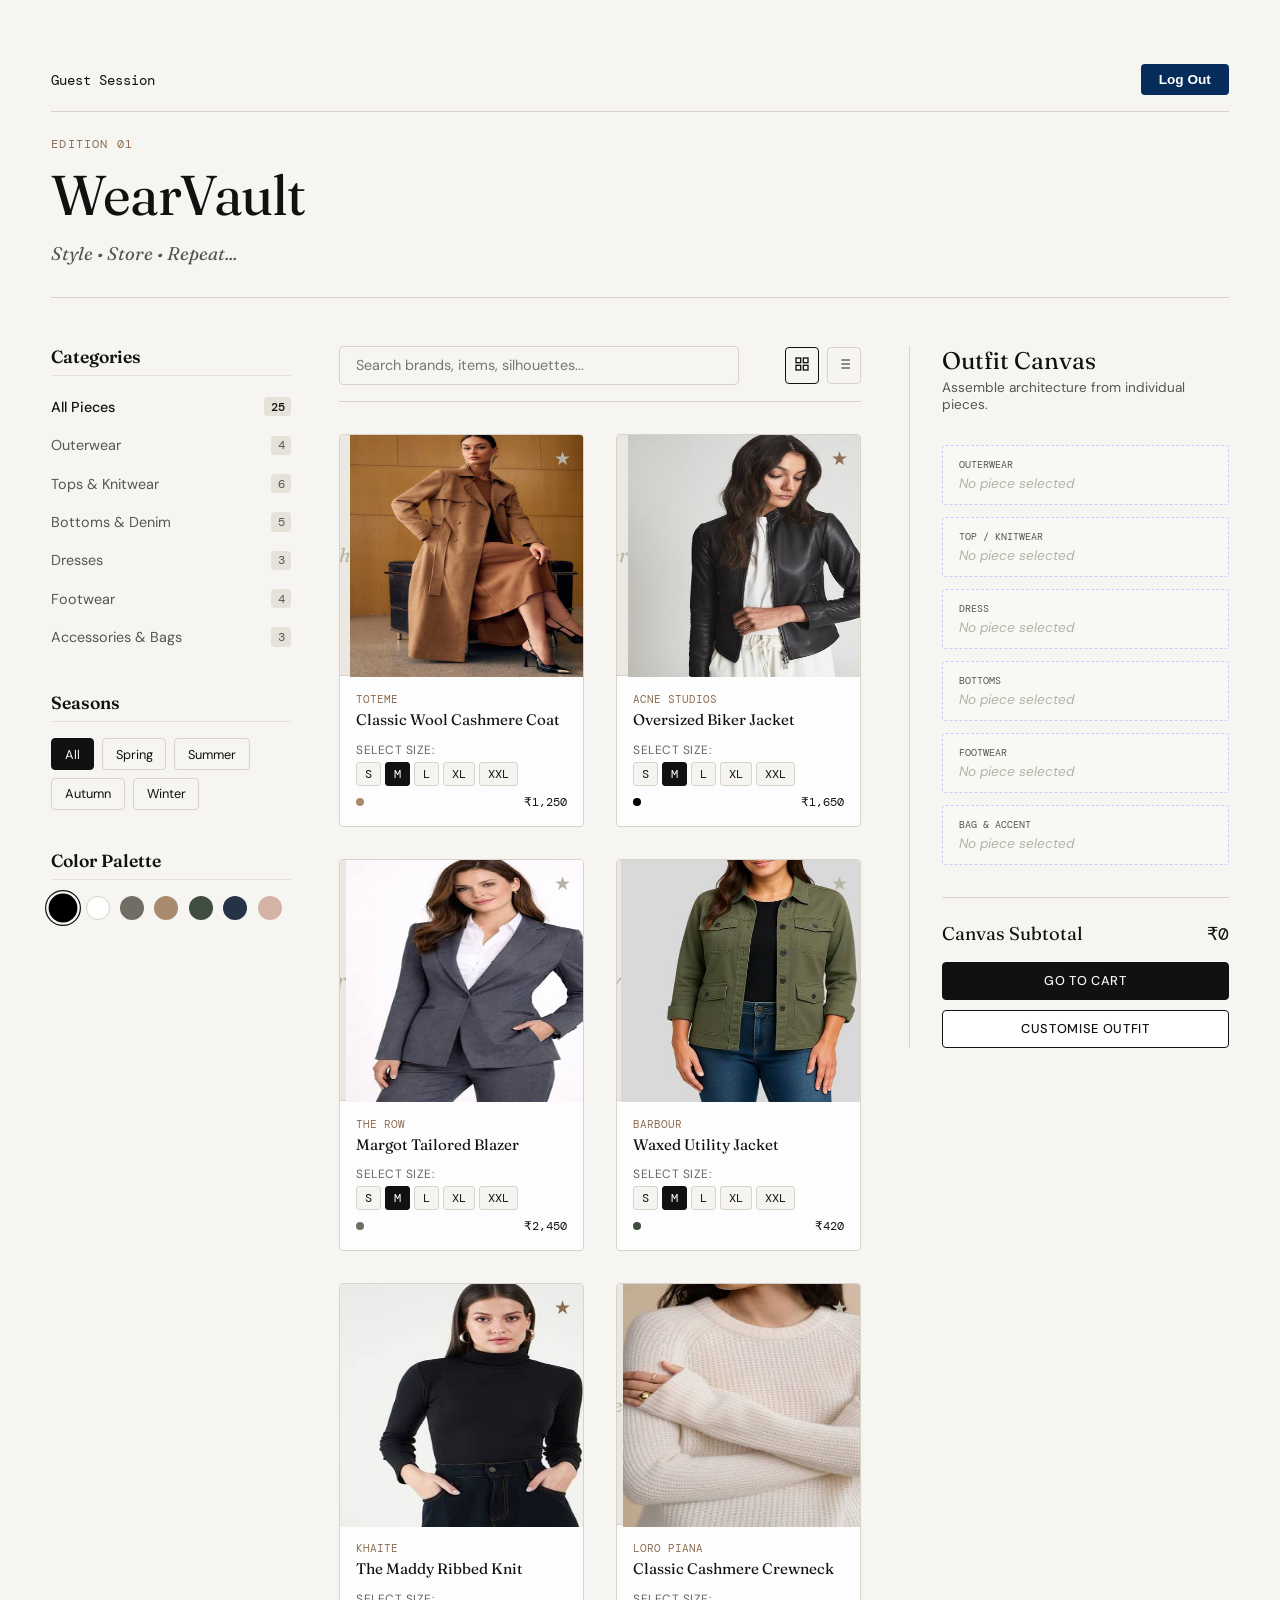
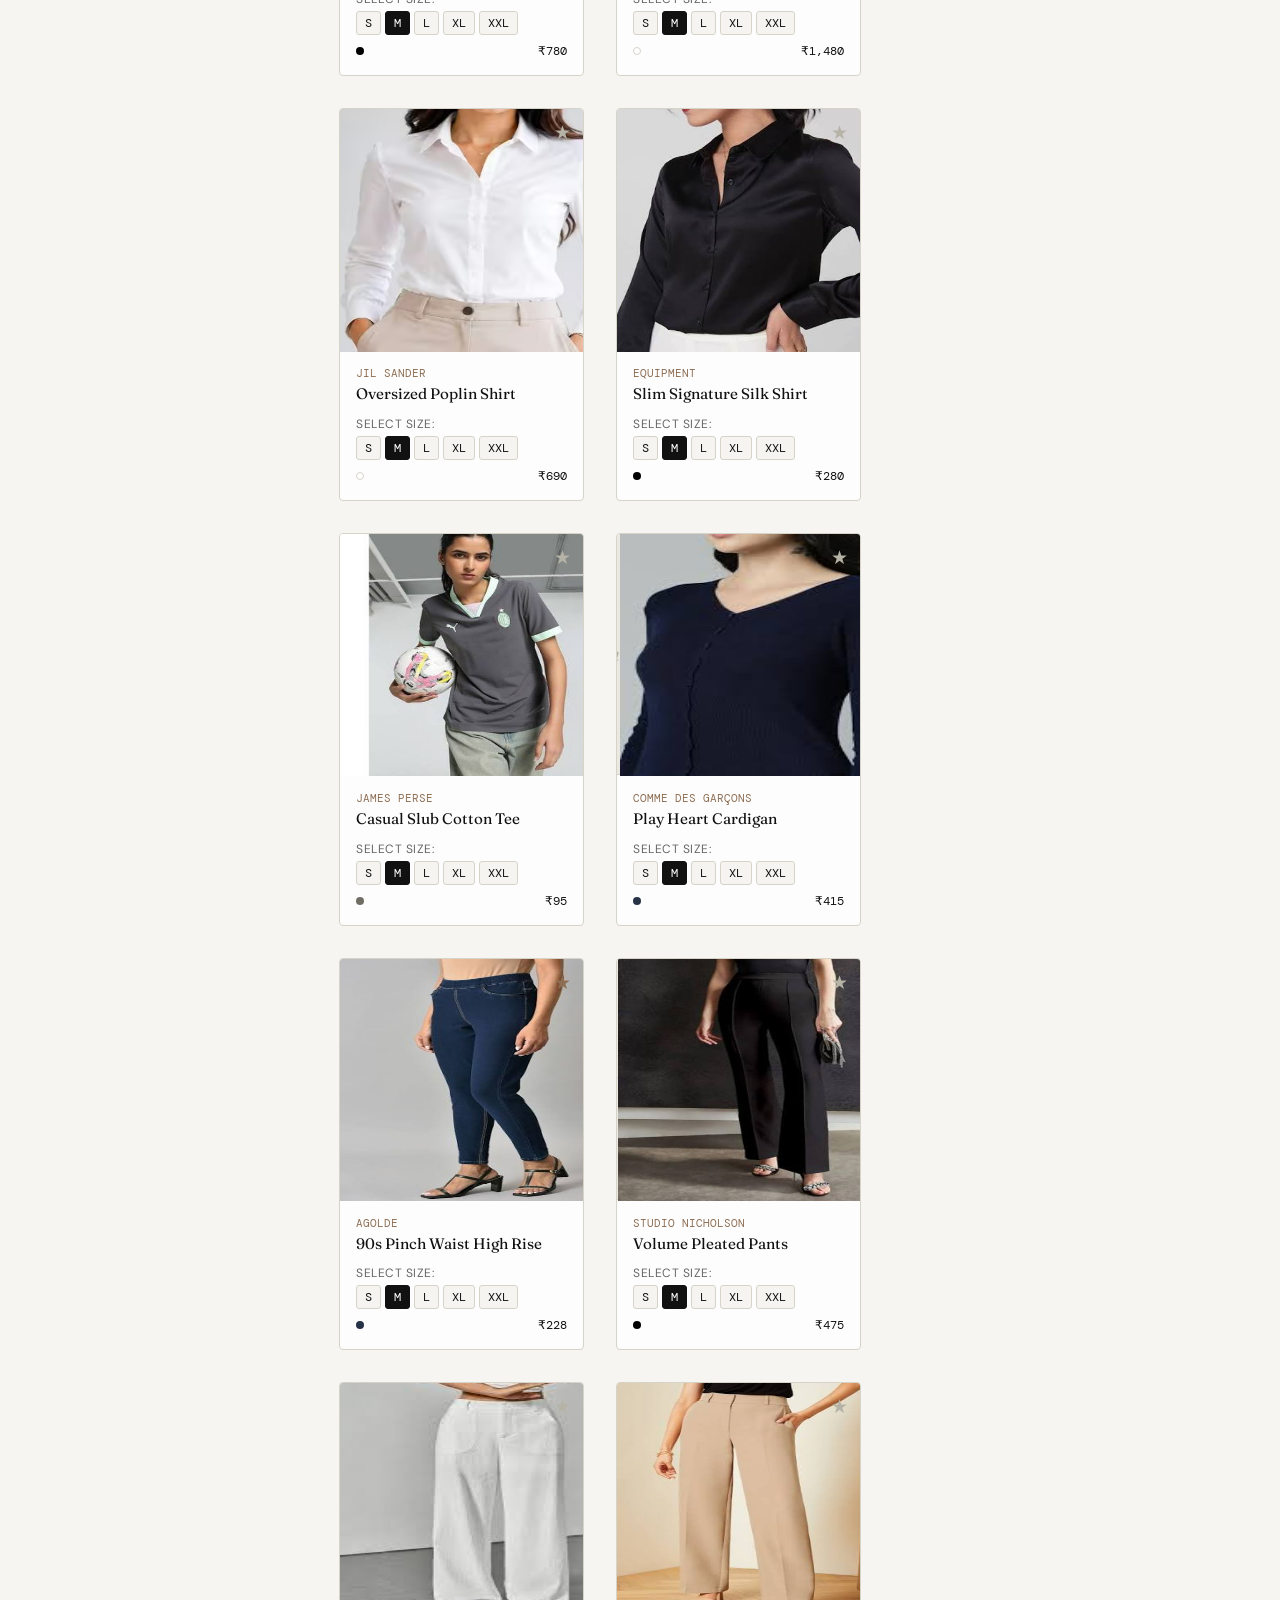
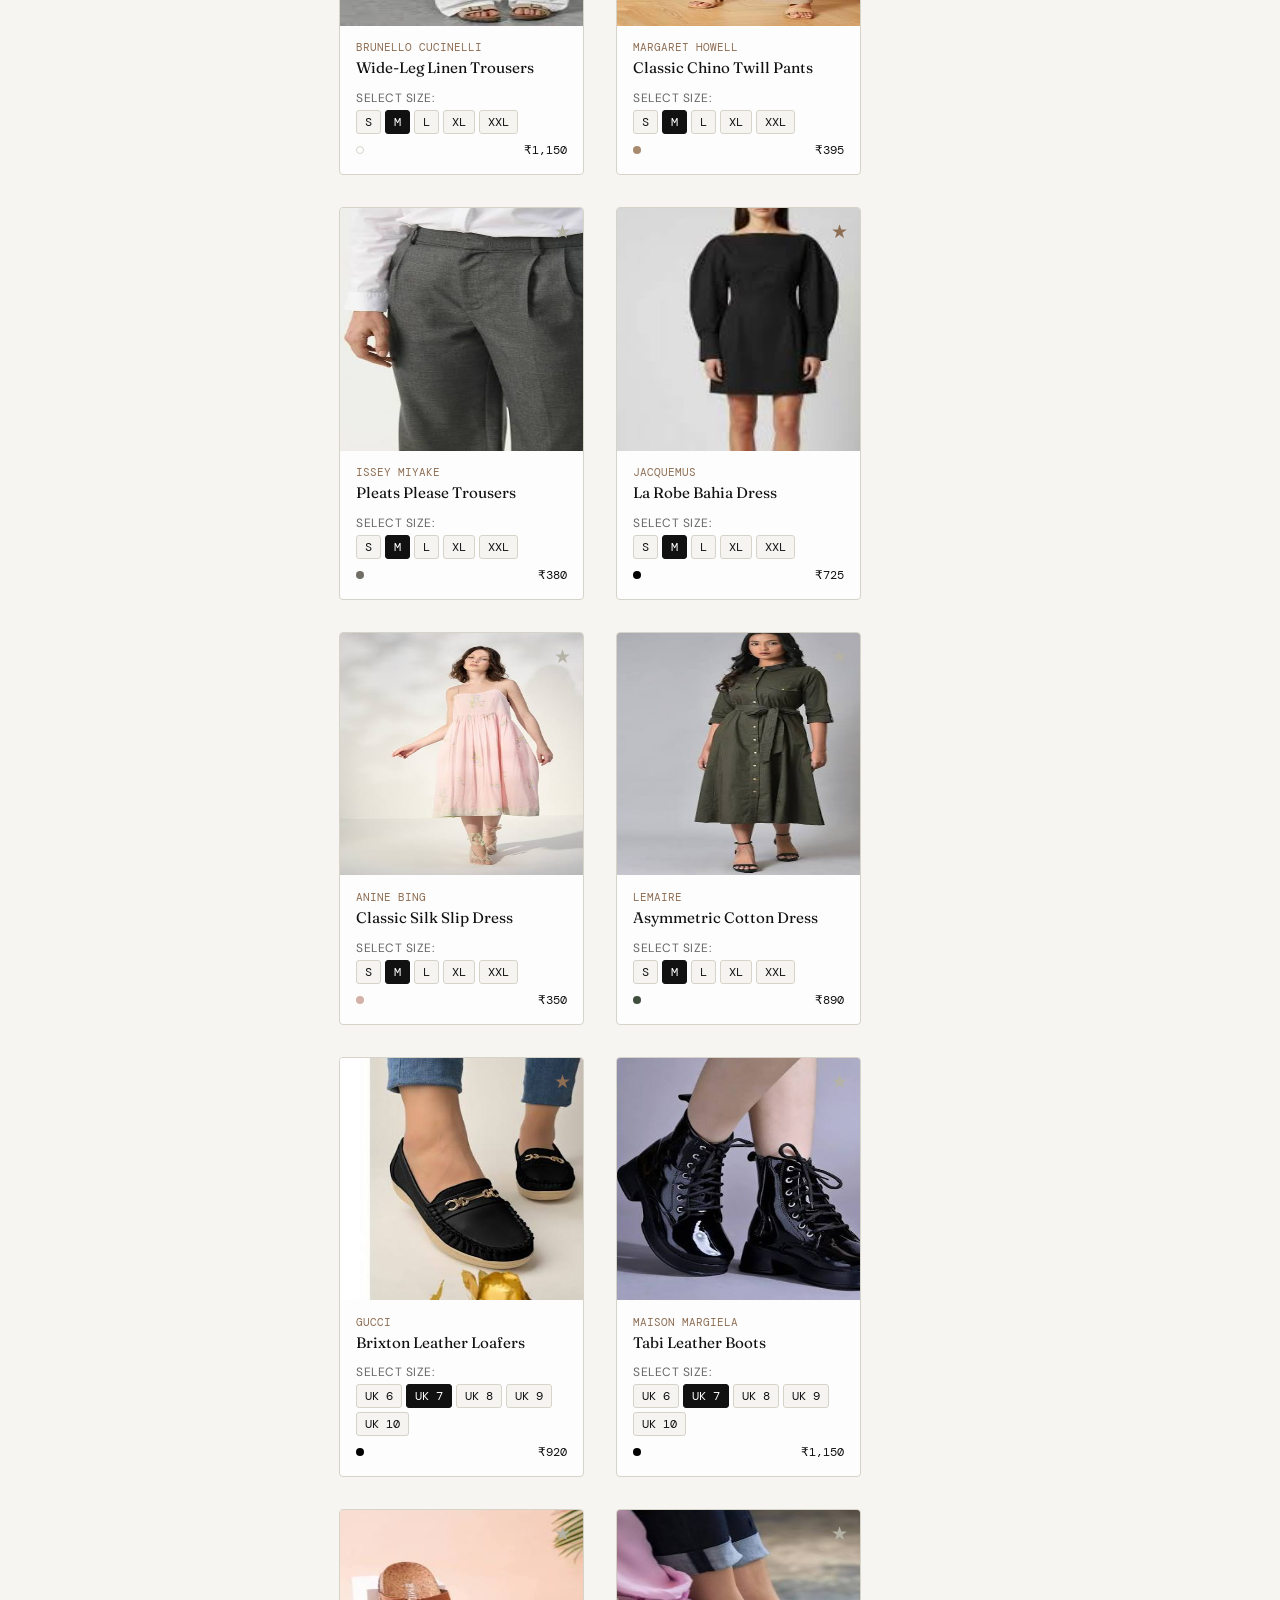
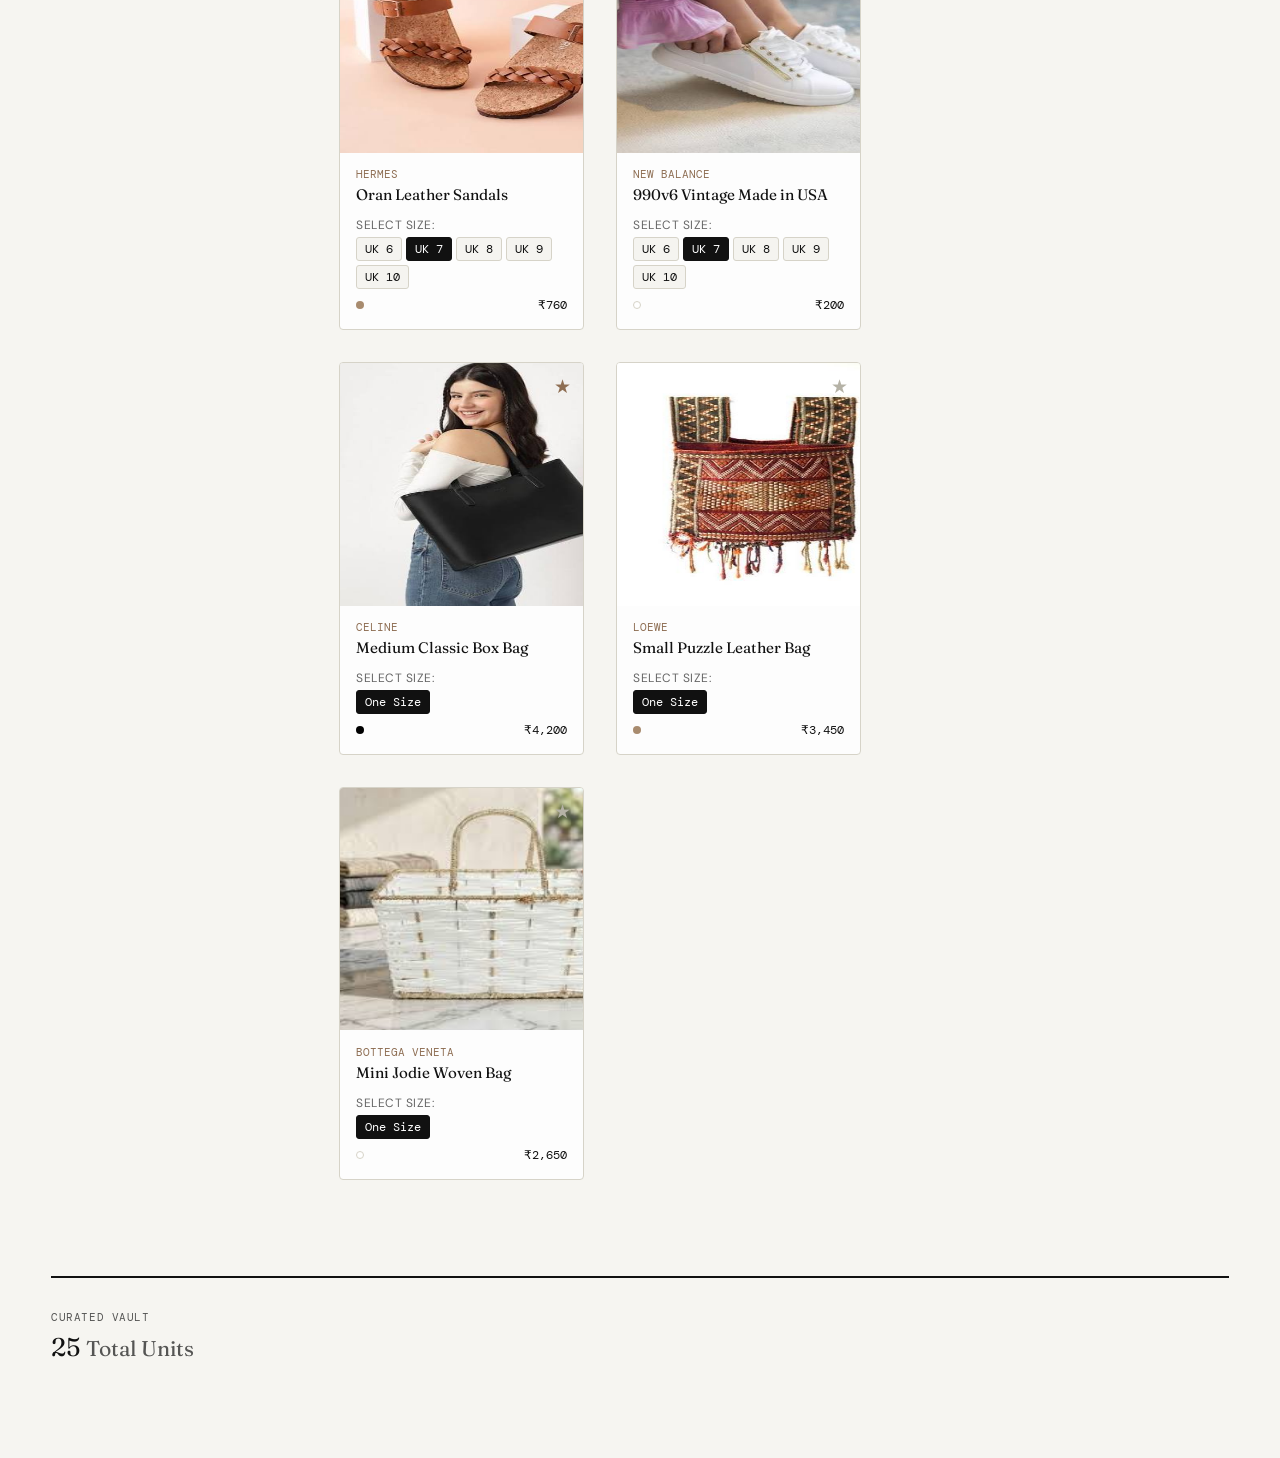
<file: index.html>
<!DOCTYPE html>
<html lang="en">
<head>
  <meta charset="UTF-8">
  <meta name="viewport" content="width=device-width, initial-scale=1.0">
  <title>The Wardrobe — Editorial Archive</title>
  <link rel="preconnect" href="https://fonts.googleapis.com">
  <link rel="preconnect" href="https://fonts.gstatic.com" crossorigin>
  <link href="https://fonts.googleapis.com/css2?family=DM+Mono:wght@400;500&family=DM+Sans:ital,opsz,wght@0,9..40,400;0,9..40,500;0,9..40,700;1,9..40,400&family=Fraunces:ital,opsz,wght@0,9..144,400;0,9..144,600;1,9..144,400&display=swap" rel="stylesheet">
  <link rel="stylesheet" href="style.css">
  <style>
    /* Top Navigation Header Bar with Corner Logout */
    .top-header {
      display: flex;
      justify-content: space-between;
      align-items: center;
      padding: 1rem 0;
      border-bottom: 1px solid #D6D3C8;
      margin-bottom: 1.5rem;
    }

    .user-greeting {
      font-family: var(--font-data, monospace);
      font-size: 0.9rem;
      color: #111;
    }

    .logout-btn {
      background: #062c5c;
      color: #ffffff;
      border: none;
      padding: 8px 18px;
      font-size: 0.85rem;
      font-weight: bold;
      border-radius: 4px;
      cursor: pointer;
      transition: background 0.2s ease;
      text-decoration: none;
    }

    .logout-btn:hover {
      background: #d9534f;
    }

    /* Size Selector Styles */
    .size-selector-wrapper {
      margin: 8px 0;
    }

    .size-title {
      font-size: 0.75rem;
      color: #666;
      text-transform: uppercase;
      letter-spacing: 0.5px;
      margin-bottom: 4px;
      display: block;
    }

    .size-buttons {
      display: flex;
      gap: 4px;
      flex-wrap: wrap;
    }

    .size-btn {
      background: #f5f4f0;
      border: 1px solid #d6d3c8;
      color: #111;
      padding: 3px 8px;
      font-size: 0.75rem;
      font-family: var(--font-data, monospace);
      cursor: pointer;
      border-radius: 3px;
      transition: all 0.2s ease;
    }

    .size-btn:hover {
      border-color: #111;
    }

    .size-btn.selected {
      background: #111;
      color: #fff;
      border-color: #111;
    }
  </style>
</head>
<body>

  <!-- Top bar with user context and top-corner Log Out button -->
  <div class="top-header">
    <div class="user-greeting" id="userGreeting">Welcome, Guest</div>
    <button class="logout-btn" id="logoutBtn" onclick="logoutUser()">Log Out</button>
  </div>

  <!-- Editorial Header Banner -->
  <header class="masthead">
    <div class="masthead__meta">Edition 01</div>
    <h1 class="masthead__title">WearVault</h1>
    <div class="masthead__tagline">Style &bull; Store &bull; Repeat...</div>
  </header>

  <!-- Macro Editorial Layout Grid -->
  <div class="app-container">
   
    <!-- Column 1: Editorial Navigation & Filters -->
    <aside class="sidebar-nav">
      <section class="filter-group">
        <h2 class="filter-group__title">Categories</h2>
        <ul class="nav-list">
          <li class="nav-list__item active" data-category="all"><span>All Pieces</span><span class="mono-count">25</span></li>
          <li class="nav-list__item" data-category="outerwear"><span>Outerwear</span><span class="mono-count">4</span></li>
          <li class="nav-list__item" data-category="tops"><span>Tops & Knitwear</span><span class="mono-count">6</span></li>
          <li class="nav-list__item" data-category="bottoms"><span>Bottoms & Denim</span><span class="mono-count">5</span></li>
          <li class="nav-list__item" data-category="dresses"><span>Dresses</span><span class="mono-count">3</span></li>
          <li class="nav-list__item" data-category="shoes"><span>Footwear</span><span class="mono-count">4</span></li>
          <li class="nav-list__item" data-category="bags"><span>Accessories & Bags</span><span class="mono-count">3</span></li>
        </ul>
      </section>

      <section class="filter-group">
        <h2 class="filter-group__title">Seasons</h2>
        <div class="season-chips">
          <button class="chip active" data-season="all">All</button>
          <button class="chip" data-season="spring">Spring</button>
          <button class="chip" data-season="summer">Summer</button>
          <button class="chip" data-season="autumn">Autumn</button>
          <button class="chip" data-season="winter">Winter</button>
        </div>
      </section>

      <section class="filter-group">
        <h2 class="filter-group__title">Color Palette</h2>
        <div class="color-swatches">
          <button class="swatch active" style="--swatch-color: #000000;" title="Black" data-color="black"></button>
          <button class="swatch" style="--swatch-color: #FFFFFF; border: 1px solid #D6D3C8;" title="White" data-color="white"></button>
          <button class="swatch" style="--swatch-color: #706E64;" title="Slate Grey" data-color="grey"></button>
          <button class="swatch" style="--swatch-color: #A88B6E;" title="Camel" data-color="camel"></button>
          <button class="swatch" style="--swatch-color: #3F4E3F;" title="Olive" data-color="olive"></button>
          <button class="swatch" style="--swatch-color: #263347;" title="Navy" data-color="navy"></button>
          <button class="swatch" style="--swatch-color: #D4B2A7;" title="Blush Rose" data-color="blush"></button>
        </div>
      </section>
    </aside>

    <!-- Column 2: Main Interface (Search, Controls, & Archive Grid) -->
    <main class="main-content">
      <div class="controls-bar">
        <div class="search-wrapper">
          <input type="text" id="wardrobeSearch" placeholder="Search brands, items, silhouettes..." aria-label="Search wardrobe">
        </div>
        <div class="view-toggle">
          <button class="toggle-btn active" id="gridToggle" title="Magazine Grid View">
            <svg width="16" height="16" viewBox="0 0 24 24" fill="none" stroke="currentColor" stroke-width="2"><rect x="3" y="3" width="7" height="7"/><rect x="14" y="3" width="7" height="7"/><rect x="14" y="14" width="7" height="7"/><rect x="3" y="14" width="7" height="7"/></svg>
          </button>
          <button class="toggle-btn" id="listToggle" title="Compact Index View">
            <svg width="16" height="16" viewBox="0 0 24 24" fill="none" stroke="currentColor" stroke-width="2"><line x1="8" y1="6" x2="21" y2="6"/><line x1="8" y1="12" x2="21" y2="12"/><line x1="8" y1="18" x2="21" y2="18"/><line x1="3" y1="6" x2="3.01" y2="6"/><line x1="3" y1="12" x2="3.01" y2="12"/><line x1="3" y1="18" x2="3.01" y2="18"/></svg>
          </button>
        </div>
      </div>

      <div class="archive-grid" id="archiveGrid">
        <!-- Grid Products -->
        <article class="clothing-card" data-id="1" data-category="outerwear" data-season="winter" data-color="camel">
          <div class="card-visual">
            <div class="placeholder-silhouette">Trench</div>
            <center><img src="img1.webp" height="250px" width="285px"></center>         
            <button class="favorite-trigger" aria-label="Favorite item"><span>★</span></button>
            <div class="hover-overlay">
              <button class="action-btn add-to-outfit-btn">Add to Outfit</button>
            </div>
          </div>
          <div class="card-meta">
            <div class="card-meta__brand">Toteme</div>
            <h3 class="card-meta__name">Classic Wool Cashmere Coat</h3>
            <div class="size-selector-wrapper">
              <span class="size-title">Select Size:</span>
              <div class="size-buttons">
                <button class="size-btn">S</button>
                <button class="size-btn selected">M</button>
                <button class="size-btn">L</button>
                <button class="size-btn">XL</button>
                <button class="size-btn">XXL</button>
              </div>
            </div>
            <div class="card-meta__foot">
              <span class="color-dot" style="background-color: #A88B6E;"></span>
              <span class="mono-data">₹1,250</span>
            </div>
          </div>
        </article>

        <article class="clothing-card" data-id="2" data-category="outerwear" data-season="autumn" data-color="black">
          <div class="card-visual">
            <div class="placeholder-silhouette">Leather</div>
            <center><img src="img2.jpeg" height="250px" width="290px"></center>  
            <button class="favorite-trigger is-favorite" aria-label="Favorite item"><span>★</span></button>
            <div class="hover-overlay">
              <button class="action-btn add-to-outfit-btn">Add to Outfit</button>
            </div>
          </div>
          <div class="card-meta">
            <div class="card-meta__brand">Acne Studios</div>
            <h3 class="card-meta__name">Oversized Biker Jacket</h3>
            <div class="size-selector-wrapper">
              <span class="size-title">Select Size:</span>
              <div class="size-buttons">
                <button class="size-btn">S</button>
                <button class="size-btn selected">M</button>
                <button class="size-btn">L</button>
                <button class="size-btn">XL</button>
                <button class="size-btn">XXL</button>
              </div>
            </div>
            <div class="card-meta__foot">
              <span class="color-dot" style="background-color: #000000;"></span>
              <span class="mono-data">₹1,650</span>
            </div>
          </div>
        </article>

        <article class="clothing-card" data-id="3" data-category="outerwear" data-season="spring" data-color="grey">
          <div class="card-visual">
            <div class="placeholder-silhouette">Blazer</div>
            <center><img src="img3.jpeg" height="250px" width="290px"></center>
            <button class="favorite-trigger" aria-label="Favorite item"><span>★</span></button>
            <div class="hover-overlay">
              <button class="action-btn add-to-outfit-btn">Add to Outfit</button>
            </div>
          </div>
          <div class="card-meta">
            <div class="card-meta__brand">The Row</div>
            <h3 class="card-meta__name">Margot Tailored Blazer</h3>
            <div class="size-selector-wrapper">
              <span class="size-title">Select Size:</span>
              <div class="size-buttons">
                <button class="size-btn">S</button>
                <button class="size-btn selected">M</button>
                <button class="size-btn">L</button>
                <button class="size-btn">XL</button>
                <button class="size-btn">XXL</button>
              </div>
            </div>
            <div class="card-meta__foot">
              <span class="color-dot" style="background-color: #706E64;"></span>
              <span class="mono-data">₹2,450</span>
            </div>
          </div>
        </article>

        <article class="clothing-card" data-id="4" data-category="outerwear" data-season="spring" data-color="olive">
          <div class="card-visual">
            <div class="placeholder-silhouette">Utility</div>
            <center><img src="img4.jpeg" height="250px" width="290px"></center>
            <button class="favorite-trigger" aria-label="Favorite item"><span>★</span></button>
            <div class="hover-overlay">
              <button class="action-btn add-to-outfit-btn">Add to Outfit</button>
            </div>
          </div>
          <div class="card-meta">
            <div class="card-meta__brand">Barbour</div>
            <h3 class="card-meta__name">Waxed Utility Jacket</h3>
            <div class="size-selector-wrapper">
              <span class="size-title">Select Size:</span>
              <div class="size-buttons">
                <button class="size-btn">S</button>
                <button class="size-btn selected">M</button>
                <button class="size-btn">L</button>
                <button class="size-btn">XL</button>
                <button class="size-btn">XXL</button>
              </div>
            </div>
            <div class="card-meta__foot">
              <span class="color-dot" style="background-color: #3F4E3F;"></span>
              <span class="mono-data">₹420</span>
            </div>
          </div>
        </article>

        <!-- Tops & Knitwear -->
        <article class="clothing-card" data-id="5" data-category="tops" data-season="winter" data-color="black">
          <div class="card-visual">
            <div class="placeholder-silhouette">Knit</div>
            <center><img src="img5.jpeg" height="250px" width="290px"></center>
            <button class="favorite-trigger is-favorite" aria-label="Favorite item"><span>★</span></button>
            <div class="hover-overlay">
              <button class="action-btn add-to-outfit-btn">Add to Outfit</button>
            </div>
          </div>
          <div class="card-meta">
            <div class="card-meta__brand">Khaite</div>
            <h3 class="card-meta__name">The Maddy Ribbed Knit</h3>
            <div class="size-selector-wrapper">
              <span class="size-title">Select Size:</span>
              <div class="size-buttons">
                <button class="size-btn">S</button>
                <button class="size-btn selected">M</button>
                <button class="size-btn">L</button>
                <button class="size-btn">XL</button>
                <button class="size-btn">XXL</button>
              </div>
            </div>
            <div class="card-meta__foot">
              <span class="color-dot" style="background-color: #000000;"></span>
              <span class="mono-data">₹780</span>
            </div>
          </div>
        </article>

        <article class="clothing-card" data-id="6" data-category="tops" data-season="winter" data-color="white">
          <div class="card-visual">
            <div class="placeholder-silhouette">Cashmere</div>
            <center><img src="img6.jpeg" height="250px" width="320px"></center>
            <button class="favorite-trigger" aria-label="Favorite item"><span>★</span></button>
            <div class="hover-overlay">
              <button class="action-btn add-to-outfit-btn">Add to Outfit</button>
            </div>
          </div>
          <div class="card-meta">
            <div class="card-meta__brand">Loro Piana</div>
            <h3 class="card-meta__name">Classic Cashmere Crewneck</h3>
            <div class="size-selector-wrapper">
              <span class="size-title">Select Size:</span>
              <div class="size-buttons">
                <button class="size-btn">S</button>
                <button class="size-btn selected">M</button>
                <button class="size-btn">L</button>
                <button class="size-btn">XL</button>
                <button class="size-btn">XXL</button>
              </div>
            </div>
            <div class="card-meta__foot">
              <span class="color-dot" style="background-color: #FFFFFF; border: 1px solid #d6d3c8;"></span>
              <span class="mono-data">₹1,480</span>
            </div>
          </div>
        </article>

        <article class="clothing-card" data-id="7" data-category="tops" data-season="spring" data-color="white">
          <div class="card-visual">
            <div class="placeholder-silhouette">Poplin</div>
            <center><img src="img7.avif" height="250px" width="320px"></center>
            <button class="favorite-trigger" aria-label="Favorite item"><span>★</span></button>
            <div class="hover-overlay">
              <button class="action-btn add-to-outfit-btn">Add to Outfit</button>
            </div>
          </div>
          <div class="card-meta">
            <div class="card-meta__brand">Jil Sander</div>
            <h3 class="card-meta__name">Oversized Poplin Shirt</h3>
            <div class="size-selector-wrapper">
              <span class="size-title">Select Size:</span>
              <div class="size-buttons">
                <button class="size-btn">S</button>
                <button class="size-btn selected">M</button>
                <button class="size-btn">L</button>
                <button class="size-btn">XL</button>
                <button class="size-btn">XXL</button>
              </div>
            </div>
            <div class="card-meta__foot">
              <span class="color-dot" style="background-color: #FFFFFF; border: 1px solid #d6d3c8;"></span>
              <span class="mono-data">₹690</span>
            </div>
          </div>
        </article>

        <article class="clothing-card" data-id="8" data-category="tops" data-season="summer" data-color="black">
          <div class="card-visual">
            <div class="placeholder-silhouette">Silk</div>
            <center><img src="img8.jpeg" height="250px" width="320px"></center>
            <button class="favorite-trigger" aria-label="Favorite item"><span>★</span></button>
            <div class="hover-overlay">
              <button class="action-btn add-to-outfit-btn">Add to Outfit</button>
            </div>
          </div>
          <div class="card-meta">
            <div class="card-meta__brand">Equipment</div>
            <h3 class="card-meta__name">Slim Signature Silk Shirt</h3>
            <div class="size-selector-wrapper">
              <span class="size-title">Select Size:</span>
              <div class="size-buttons">
                <button class="size-btn">S</button>
                <button class="size-btn selected">M</button>
                <button class="size-btn">L</button>
                <button class="size-btn">XL</button>
                <button class="size-btn">XXL</button>
              </div>
            </div>
            <div class="card-meta__foot">
              <span class="color-dot" style="background-color: #000000;"></span>
              <span class="mono-data">₹280</span>
            </div>
          </div>
        </article>

        <article class="clothing-card" data-id="9" data-category="tops" data-season="summer" data-color="grey">
          <div class="card-visual">
            <div class="placeholder-silhouette">Jersey</div>
            <center><img src="img9.jpeg" height="250px" width="320px"></center>
            <button class="favorite-trigger" aria-label="Favorite item"><span>★</span></button>
            <div class="hover-overlay">
              <button class="action-btn add-to-outfit-btn">Add to Outfit</button>
            </div>
          </div>
          <div class="card-meta">
            <div class="card-meta__brand">James Perse</div>
            <h3 class="card-meta__name">Casual Slub Cotton Tee</h3>
            <div class="size-selector-wrapper">
              <span class="size-title">Select Size:</span>
              <div class="size-buttons">
                <button class="size-btn">S</button>
                <button class="size-btn selected">M</button>
                <button class="size-btn">L</button>
                <button class="size-btn">XL</button>
                <button class="size-btn">XXL</button>
              </div>
            </div>
            <div class="card-meta__foot">
              <span class="color-dot" style="background-color: #706E64;"></span>
              <span class="mono-data">₹95</span>
            </div>
          </div>
        </article>

        <article class="clothing-card" data-id="10" data-category="tops" data-season="autumn" data-color="navy">
          <div class="card-visual">
            <div class="placeholder-silhouette">Cardigan</div>
            <center><img src="img0.jpeg" height="250px" width="320px"></center>
            <button class="favorite-trigger" aria-label="Favorite item"><span>★</span></button>
            <div class="hover-overlay">
              <button class="action-btn add-to-outfit-btn">Add to Outfit</button>
            </div>
          </div>
          <div class="card-meta">
            <div class="card-meta__brand">Comme des Garçons</div>
            <h3 class="card-meta__name">Play Heart Cardigan</h3>
            <div class="size-selector-wrapper">
              <span class="size-title">Select Size:</span>
              <div class="size-buttons">
                <button class="size-btn">S</button>
                <button class="size-btn selected">M</button>
                <button class="size-btn">L</button>
                <button class="size-btn">XL</button>
                <button class="size-btn">XXL</button>
              </div>
            </div>
            <div class="card-meta__foot">
              <span class="color-dot" style="background-color: #263347;"></span>
              <span class="mono-data">₹415</span>
            </div>
          </div>
        </article>

        <!-- Bottoms & Denim -->
        <article class="clothing-card" data-id="11" data-category="bottoms" data-season="all" data-color="navy">
          <div class="card-visual">
            <div class="placeholder-silhouette">Denim</div>
            <center><img src="img11.jpeg" height="250px" width="320px"></center>
            <button class="favorite-trigger is-favorite" aria-label="Favorite item"><span>★</span></button>
            <div class="hover-overlay">
              <button class="action-btn add-to-outfit-btn">Add to Outfit</button>
            </div>
          </div>
          <div class="card-meta">
            <div class="card-meta__brand">Agolde</div>
            <h3 class="card-meta__name">90s Pinch Waist High Rise</h3>
            <div class="size-selector-wrapper">
              <span class="size-title">Select Size:</span>
              <div class="size-buttons">
                <button class="size-btn">S</button>
                <button class="size-btn selected">M</button>
                <button class="size-btn">L</button>
                <button class="size-btn">XL</button>
                <button class="size-btn">XXL</button>
              </div>
            </div>
            <div class="card-meta__foot">
              <span class="color-dot" style="background-color: #263347;"></span>
              <span class="mono-data">₹228</span>
            </div>
          </div>
        </article>

        <article class="clothing-card" data-id="12" data-category="bottoms" data-season="spring" data-color="black">
          <div class="card-visual">
            <div class="placeholder-silhouette">Trousers</div>
            <center><img src="img12.jpeg" height="250px" width="320px"></center>
            <button class="favorite-trigger" aria-label="Favorite item"><span>★</span></button>
            <div class="hover-overlay">
              <button class="action-btn add-to-outfit-btn">Add to Outfit</button>
            </div>
          </div>
          <div class="card-meta">
            <div class="card-meta__brand">Studio Nicholson</div>
            <h3 class="card-meta__name">Volume Pleated Pants</h3>
            <div class="size-selector-wrapper">
              <span class="size-title">Select Size:</span>
              <div class="size-buttons">
                <button class="size-btn">S</button>
                <button class="size-btn selected">M</button>
                <button class="size-btn">L</button>
                <button class="size-btn">XL</button>
                <button class="size-btn">XXL</button>
              </div>
            </div>
            <div class="card-meta__foot">
              <span class="color-dot" style="background-color: #000000;"></span>
              <span class="mono-data">₹475</span>
            </div>
          </div>
        </article>

        <article class="clothing-card" data-id="13" data-category="bottoms" data-season="summer" data-color="white">
          <div class="card-visual">
            <div class="placeholder-silhouette">Linen</div>
            <center><img src="img13.jpeg" height="250px" width="320px"></center>
            <button class="favorite-trigger" aria-label="Favorite item"><span>★</span></button>
            <div class="hover-overlay">
              <button class="action-btn add-to-outfit-btn">Add to Outfit</button>
            </div>
          </div>
          <div class="card-meta">
            <div class="card-meta__brand">Brunello Cucinelli</div>
            <h3 class="card-meta__name">Wide-Leg Linen Trousers</h3>
            <div class="size-selector-wrapper">
              <span class="size-title">Select Size:</span>
              <div class="size-buttons">
                <button class="size-btn">S</button>
                <button class="size-btn selected">M</button>
                <button class="size-btn">L</button>
                <button class="size-btn">XL</button>
                <button class="size-btn">XXL</button>
              </div>
            </div>
            <div class="card-meta__foot">
              <span class="color-dot" style="background-color: #FFFFFF; border: 1px solid #d6d3c8;"></span>
              <span class="mono-data">₹1,150</span>
            </div>
          </div>
        </article>

        <article class="clothing-card" data-id="14" data-category="bottoms" data-season="autumn" data-color="camel">
          <div class="card-visual">
            <div class="placeholder-silhouette">Chino</div>
            <center><img src="img14.jpeg" height="250px" width="320px"></center>
            <button class="favorite-trigger" aria-label="Favorite item"><span>★</span></button>
            <div class="hover-overlay">
              <button class="action-btn add-to-outfit-btn">Add to Outfit</button>
            </div>
          </div>
          <div class="card-meta">
            <div class="card-meta__brand">Margaret Howell</div>
            <h3 class="card-meta__name">Classic Chino Twill Pants</h3>
            <div class="size-selector-wrapper">
              <span class="size-title">Select Size:</span>
              <div class="size-buttons">
                <button class="size-btn">S</button>
                <button class="size-btn selected">M</button>
                <button class="size-btn">L</button>
                <button class="size-btn">XL</button>
                <button class="size-btn">XXL</button>
              </div>
            </div>
            <div class="card-meta__foot">
              <span class="color-dot" style="background-color: #A88B6E;"></span>
              <span class="mono-data">₹395</span>
            </div>
          </div>
        </article>

        <article class="clothing-card" data-id="15" data-category="bottoms" data-season="winter" data-color="grey">
          <div class="card-visual">
            <div class="placeholder-silhouette">Flannel</div>
            <center><img src="img15.jpeg" height="250px" width="320px"></center>
            <button class="favorite-trigger" aria-label="Favorite item"><span>★</span></button>
            <div class="hover-overlay">
              <button class="action-btn add-to-outfit-btn">Add to Outfit</button>
            </div>
          </div>
          <div class="card-meta">
            <div class="card-meta__brand">Issey Miyake</div>
            <h3 class="card-meta__name">Pleats Please Trousers</h3>
            <div class="size-selector-wrapper">
              <span class="size-title">Select Size:</span>
              <div class="size-buttons">
                <button class="size-btn">S</button>
                <button class="size-btn selected">M</button>
                <button class="size-btn">L</button>
                <button class="size-btn">XL</button>
                <button class="size-btn">XXL</button>
              </div>
            </div>
            <div class="card-meta__foot">
              <span class="color-dot" style="background-color: #706E64;"></span>
              <span class="mono-data">₹380</span>
            </div>
          </div>
        </article>

        <!-- Dresses -->
        <article class="clothing-card" data-id="16" data-category="dresses" data-season="summer" data-color="black">
          <div class="card-visual">
            <div class="placeholder-silhouette">Dress</div>
            <center><img src="img06.jpeg" height="250px" width="320px"></center>
            <button class="favorite-trigger is-favorite" aria-label="Favorite item"><span>★</span></button>
            <div class="hover-overlay">
              <button class="action-btn add-to-outfit-btn">Add to Outfit</button>
            </div>
          </div>
          <div class="card-meta">
            <div class="card-meta__brand">Jacquemus</div>
            <h3 class="card-meta__name">La Robe Bahia Dress</h3>
            <div class="size-selector-wrapper">
              <span class="size-title">Select Size:</span>
              <div class="size-buttons">
                <button class="size-btn">S</button>
                <button class="size-btn selected">M</button>
                <button class="size-btn">L</button>
                <button class="size-btn">XL</button>
                <button class="size-btn">XXL</button>
              </div>
            </div>
            <div class="card-meta__foot">
              <span class="color-dot" style="background-color: #000000;"></span>
              <span class="mono-data">₹725</span>
            </div>
          </div>
        </article>

        <article class="clothing-card" data-id="17" data-category="dresses" data-season="spring" data-color="blush">
          <div class="card-visual">
            <div class="placeholder-silhouette">Slip</div>
            <center><img src="img17.jpeg" height="250px" width="320px"></center>
            <button class="favorite-trigger" aria-label="Favorite item"><span>★</span></button>
            <div class="hover-overlay">
              <button class="action-btn add-to-outfit-btn">Add to Outfit</button>
            </div>
          </div>
          <div class="card-meta">
            <div class="card-meta__brand">Anine Bing</div>
            <h3 class="card-meta__name">Classic Silk Slip Dress</h3>
            <div class="size-selector-wrapper">
              <span class="size-title">Select Size:</span>
              <div class="size-buttons">
                <button class="size-btn">S</button>
                <button class="size-btn selected">M</button>
                <button class="size-btn">L</button>
                <button class="size-btn">XL</button>
                <button class="size-btn">XXL</button>
              </div>
            </div>
            <div class="card-meta__foot">
              <span class="color-dot" style="background-color: #D4B2A7;"></span>
              <span class="mono-data">₹350</span>
            </div>
          </div>
        </article>

        <article class="clothing-card" data-id="18" data-category="dresses" data-season="autumn" data-color="olive">
          <div class="card-visual">
            <div class="placeholder-silhouette">Shirt Dress</div>
            <center><img src="img18.jpeg" height="250px" width="320px"></center>
            <button class="favorite-trigger" aria-label="Favorite item"><span>★</span></button>
            <div class="hover-overlay">
              <button class="action-btn add-to-outfit-btn">Add to Outfit</button>
            </div>
          </div>
          <div class="card-meta">
            <div class="card-meta__brand">Lemaire</div>
            <h3 class="card-meta__name">Asymmetric Cotton Dress</h3>
            <div class="size-selector-wrapper">
              <span class="size-title">Select Size:</span>
              <div class="size-buttons">
                <button class="size-btn">S</button>
                <button class="size-btn selected">M</button>
                <button class="size-btn">L</button>
                <button class="size-btn">XL</button>
                <button class="size-btn">XXL</button>
              </div>
            </div>
            <div class="card-meta__foot">
              <span class="color-dot" style="background-color: #3F4E3F;"></span>
              <span class="mono-data">₹890</span>
            </div>
          </div>
        </article>

        <!-- Footwear -->
        <article class="clothing-card" data-id="19" data-category="shoes" data-season="all" data-color="black">
          <div class="card-visual">
            <div class="placeholder-silhouette">Loafer</div>
            <center><img src="img19.jpeg" height="250px" width="320px"></center>
            <button class="favorite-trigger is-favorite" aria-label="Favorite item"><span>★</span></button>
            <div class="hover-overlay">
              <button class="action-btn add-to-outfit-btn">Add to Outfit</button>
            </div>
          </div>
          <div class="card-meta">
            <div class="card-meta__brand">Gucci</div>
            <h3 class="card-meta__name">Brixton Leather Loafers</h3>
            <div class="size-selector-wrapper">
              <span class="size-title">Select Size:</span>
              <div class="size-buttons">
                <button class="size-btn">UK 6</button>
                <button class="size-btn selected">UK 7</button>
                <button class="size-btn">UK 8</button>
                <button class="size-btn">UK 9</button>
                <button class="size-btn">UK 10</button>
              </div>
            </div>
            <div class="card-meta__foot">
              <span class="color-dot" style="background-color: #000000;"></span>
              <span class="mono-data">₹920</span>
            </div>
          </div>
        </article>

        <article class="clothing-card" data-id="20" data-category="shoes" data-season="winter" data-color="black">
          <div class="card-visual">
            <div class="placeholder-silhouette">Boot</div>
            <center><img src="img20.jpeg" height="250px" width="320px"></center>
            <button class="favorite-trigger" aria-label="Favorite item"><span>★</span></button>
            <div class="hover-overlay">
              <button class="action-btn add-to-outfit-btn">Add to Outfit</button>
            </div>
          </div>
          <div class="card-meta">
            <div class="card-meta__brand">Maison Margiela</div>
            <h3 class="card-meta__name">Tabi Leather Boots</h3>
            <div class="size-selector-wrapper">
              <span class="size-title">Select Size:</span>
              <div class="size-buttons">
                <button class="size-btn">UK 6</button>
                <button class="size-btn selected">UK 7</button>
                <button class="size-btn">UK 8</button>
                <button class="size-btn">UK 9</button>
                <button class="size-btn">UK 10</button>
              </div>
            </div>
            <div class="card-meta__foot">
              <span class="color-dot" style="background-color: #000000;"></span>
              <span class="mono-data">₹1,150</span>
            </div>
          </div>
        </article>

        <article class="clothing-card" data-id="21" data-category="shoes" data-season="summer" data-color="camel">
          <div class="card-visual">
            <div class="placeholder-silhouette">Sandal</div>
            <center><img src="img21.jpeg" height="250px" width="320px"></center>
            <button class="favorite-trigger" aria-label="Favorite item"><span>★</span></button>
            <div class="hover-overlay">
              <button class="action-btn add-to-outfit-btn">Add to Outfit</button>
            </div>
          </div>
          <div class="card-meta">
            <div class="card-meta__brand">Hermes</div>
            <h3 class="card-meta__name">Oran Leather Sandals</h3>
            <div class="size-selector-wrapper">
              <span class="size-title">Select Size:</span>
              <div class="size-buttons">
                <button class="size-btn">UK 6</button>
                <button class="size-btn selected">UK 7</button>
                <button class="size-btn">UK 8</button>
                <button class="size-btn">UK 9</button>
                <button class="size-btn">UK 10</button>
              </div>
            </div>
            <div class="card-meta__foot">
              <span class="color-dot" style="background-color: #A88B6E;"></span>
              <span class="mono-data">₹760</span>
            </div>
          </div>
        </article>

        <article class="clothing-card" data-id="22" data-category="shoes" data-season="spring" data-color="white">
          <div class="card-visual">
            <div class="placeholder-silhouette">Trainer</div>
            <center><img src="img22.jpeg" height="250px" width="320px"></center>
            <button class="favorite-trigger" aria-label="Favorite item"><span>★</span></button>
            <div class="hover-overlay">
              <button class="action-btn add-to-outfit-btn">Add to Outfit</button>
            </div>
          </div>
          <div class="card-meta">
            <div class="card-meta__brand">New Balance</div>
            <h3 class="card-meta__name">990v6 Vintage Made in USA</h3>
            <div class="size-selector-wrapper">
              <span class="size-title">Select Size:</span>
              <div class="size-buttons">
                <button class="size-btn">UK 6</button>
                <button class="size-btn selected">UK 7</button>
                <button class="size-btn">UK 8</button>
                <button class="size-btn">UK 9</button>
                <button class="size-btn">UK 10</button>
              </div>
            </div>
            <div class="card-meta__foot">
              <span class="color-dot" style="background-color: #FFFFFF; border: 1px solid #d6d3c8;"></span>
              <span class="mono-data">₹200</span>
            </div>
          </div>
        </article>

        <!-- Bags & Accessories -->
        <article class="clothing-card" data-id="23" data-category="bags" data-season="all" data-color="black">
          <div class="card-visual">
            <div class="placeholder-silhouette">Tote</div>
            <center><img src="img23.jpeg" height="250px" width="320px"></center>
            <button class="favorite-trigger is-favorite" aria-label="Favorite item"><span>★</span></button>
            <div class="hover-overlay">
              <button class="action-btn add-to-outfit-btn">Add to Outfit</button>
            </div>
          </div>
          <div class="card-meta">
            <div class="card-meta__brand">Celine</div>
            <h3 class="card-meta__name">Medium Classic Box Bag</h3>
            <div class="size-selector-wrapper">
              <span class="size-title">Select Size:</span>
              <div class="size-buttons">
                <button class="size-btn selected">One Size</button>
              </div>
            </div>
            <div class="card-meta__foot">
              <span class="color-dot" style="background-color: #000000;"></span>
              <span class="mono-data">₹4,200</span>
            </div>
          </div>
        </article>

        <article class="clothing-card" data-id="24" data-category="bags" data-season="all" data-color="camel">
          <div class="card-visual">
            <div class="placeholder-silhouette">Saddle Bag</div>
            <center><img src="img24.jpeg" height="250px" width="320px"></center>
            <button class="favorite-trigger" aria-label="Favorite item"><span>★</span></button>
            <div class="hover-overlay">
              <button class="action-btn add-to-outfit-btn">Add to Outfit</button>
            </div>
          </div>
          <div class="card-meta">
            <div class="card-meta__brand">Loewe</div>
            <h3 class="card-meta__name">Small Puzzle Leather Bag</h3>
            <div class="size-selector-wrapper">
              <span class="size-title">Select Size:</span>
              <div class="size-buttons">
                <button class="size-btn selected">One Size</button>
              </div>
            </div>
            <div class="card-meta__foot">
              <span class="color-dot" style="background-color: #A88B6E;"></span>
              <span class="mono-data">₹3,450</span>
            </div>
          </div>
        </article>

        <article class="clothing-card" data-id="25" data-category="bags" data-season="summer" data-color="white">
          <div class="card-visual">
            <div class="placeholder-silhouette">Woven Basket</div>
            <center><img src="img25.jpeg" height="250px" width="320px"></center>
            <button class="favorite-trigger" aria-label="Favorite item"><span>★</span></button>
            <div class="hover-overlay">
              <button class="action-btn add-to-outfit-btn">Add to Outfit</button>
            </div>
          </div>
          <div class="card-meta">
            <div class="card-meta__brand">Bottega Veneta</div>
            <h3 class="card-meta__name">Mini Jodie Woven Bag</h3>
            <div class="size-selector-wrapper">
              <span class="size-title">Select Size:</span>
              <div class="size-buttons">
                <button class="size-btn selected">One Size</button>
              </div>
            </div>
            <div class="card-meta__foot">
              <span class="color-dot" style="background-color: #FFFFFF; border: 1px solid #d6d3c8;"></span>
              <span class="mono-data">₹2,650</span>
            </div>
          </div>
        </article>

      </div>
    </main>

    <!-- Column 3: The Outfit Builder Deck -->
    <aside class="outfit-builder">
      <div class="builder-sticky">
        <h2 class="builder-title">Outfit Canvas</h2>
        <p class="builder-subtitle">Assemble architecture from individual pieces.</p>
       
        <div class="builder-slots">
          <div class="slot" data-slot-type="outerwear">
            <div class="slot__label">Outerwear</div>
            <div class="slot__empty">No piece selected</div>
          </div>
          <div class="slot" data-slot-type="tops">
            <div class="slot__label">Top / Knitwear</div>
            <div class="slot__empty">No piece selected</div>
          </div>
          <div class="slot" data-slot-type="dresses">
            <div class="slot__label">Dress</div>
            <div class="slot__empty">No piece selected</div>
          </div>
          <div class="slot" data-slot-type="bottoms">
            <div class="slot__label">Bottoms</div>
            <div class="slot__empty">No piece selected</div>
          </div>
          <div class="slot" data-slot-type="shoes">
            <div class="slot__label">Footwear</div>
            <div class="slot__empty">No piece selected</div>
          </div>
          <div class="slot" data-slot-type="bags">
            <div class="slot__label">Bag & Accent</div>
            <div class="slot__empty">No piece selected</div>
          </div>
        </div>

        <div class="builder-summary">
          <div class="summary-row">
            <span>Canvas Subtotal</span>
            <span class="mono-data" id="outfitSubtotal">₹0</span>
          </div>
          <button class="action-btn action-btn--dark w-full" id="saveOutfitBtn">Go To Cart</button>
          
          <!-- Anchor tag added to redirect to customise.html -->
          <a href="customise.html" style="text-decoration: none; display: block;">
            <button class="action-btn w-full" id="customiseOutfitBtn" style="margin-top: 10px; background-color: #ffffff; color: #111111; border: 1px solid #111111;">Customise Outfit</button>
          </a>
        </div>
      </div>
    </aside>

  </div>

  <footer class="ledger-stats">
    <div class="ledger-stat-block">
      <span class="ledger-label">Curated Vault</span>
      <span class="ledger-value">25 <small class="text-muted">Total Units</small></span>
    </div>
  </footer>

  <script>
    function logoutUser() {
      localStorage.removeItem('currentUser');
      window.location.href = "login.html";
    }

    document.addEventListener('DOMContentLoaded', () => {
      // 1. User auth display
      const user = JSON.parse(localStorage.getItem('currentUser'));
      const greeting = document.getElementById('userGreeting');
      if (user) {
        greeting.textContent = `Logged in as: ${user.fname || user.email}`;
      } else {
        greeting.textContent = "Guest Session";
      }

      // 2. DOM Selectors
      const searchInput = document.getElementById('wardrobeSearch');
      const gridToggle = document.getElementById('gridToggle');
      const listToggle = document.getElementById('listToggle');
      const archiveGrid = document.getElementById('archiveGrid');
      const navItems = document.querySelectorAll('.nav-list__item');
      const seasonChips = document.querySelectorAll('.season-chips .chip');
      const colorSwatches = document.querySelectorAll('.color-swatches .swatch');
      const cards = document.querySelectorAll('.clothing-card');
      const slots = document.querySelectorAll('.slot');
      const subtotalEl = document.getElementById('outfitSubtotal');
      const goToCartBtn = document.getElementById('saveOutfitBtn');

      // 3. State Objects
      let activeFilters = { category: 'all', season: 'all', color: 'all', search: '' };
      let outfitAssembly = { outerwear: null, tops: null, dresses: null, bottoms: null, shoes: null, bags: null };

      // 4. Filtering Engine
      function evaluateFilters() {
        cards.forEach(card => {
          const matchCat = activeFilters.category === 'all' || card.dataset.category === activeFilters.category;
          const matchSea = activeFilters.season === 'all' || card.dataset.season === activeFilters.season || card.dataset.season === 'all';
          const matchCol = activeFilters.color === 'all' || card.dataset.color === activeFilters.color;
          const textSearch = activeFilters.search.toLowerCase();
          
          const brandText = card.querySelector('.card-meta__brand')?.textContent.toLowerCase() || '';
          const nameText = card.querySelector('.card-meta__name')?.textContent.toLowerCase() || '';
          const matchText = brandText.includes(textSearch) || nameText.includes(textSearch);

          if (matchCat && matchSea && matchCol && matchText) {
            card.style.display = 'block';
          } else {
            card.style.display = 'none';
          }
        });
      }

      // 5. Filter & View Event Listeners
      if (searchInput) {
        searchInput.addEventListener('input', (e) => {
          activeFilters.search = e.target.value;
          evaluateFilters();
        });
      }

      navItems.forEach(item => item.addEventListener('click', () => {
        navItems.forEach(n => n.classList.remove('active'));
        item.classList.add('active');
        activeFilters.category = item.dataset.category;
        evaluateFilters();
      }));

      seasonChips.forEach(chip => chip.addEventListener('click', () => {
        seasonChips.forEach(c => c.classList.remove('active'));
        chip.classList.add('active');
        activeFilters.season = chip.dataset.season;
        evaluateFilters();
      }));

      colorSwatches.forEach(swatch => swatch.addEventListener('click', () => {
        if (swatch.classList.contains('active')) {
          swatch.classList.remove('active');
          activeFilters.color = 'all';
        } else {
          colorSwatches.forEach(s => s.classList.remove('active'));
          swatch.classList.add('active');
          activeFilters.color = swatch.dataset.color;
        }
        evaluateFilters();
      }));

      if (gridToggle && listToggle && archiveGrid) {
        gridToggle.addEventListener('click', () => {
          gridToggle.classList.add('active');
          listToggle.classList.remove('active');
          archiveGrid.classList.remove('compact-list-view');
        });

        listToggle.addEventListener('click', () => {
          listToggle.classList.add('active');
          gridToggle.classList.remove('active');
          archiveGrid.classList.add('compact-list-view');
        });
      }

      // 6. Size Selection & Favorites & Add to Outfit Engine
      cards.forEach(card => {
        // Size Selector Handling
        const sizeBtns = card.querySelectorAll('.size-btn');
        sizeBtns.forEach(btn => {
          btn.addEventListener('click', (e) => {
            e.stopPropagation();
            sizeBtns.forEach(b => b.classList.remove('selected'));
            btn.classList.add('selected');
          });
        });

        const favBtn = card.querySelector('.favorite-trigger');
        if (favBtn) {
          favBtn.addEventListener('click', (e) => {
            e.stopPropagation();
            favBtn.classList.toggle('is-favorite');
          });
        }

        const addBtn = card.querySelector('.add-to-outfit-btn');
        if (addBtn) {
          addBtn.addEventListener('click', () => {
            const id = card.dataset.id;
            const category = card.dataset.category;
            const brand = card.querySelector('.card-meta__brand')?.textContent || '';
            const name = card.querySelector('.card-meta__name')?.textContent || '';
            const priceRaw = card.querySelector('.mono-data')?.textContent || '₹0';
            
            // Get selected size
            const selectedSizeBtn = card.querySelector('.size-btn.selected');
            const size = selectedSizeBtn ? selectedSizeBtn.textContent : 'M';
            
            // Extract numerical value from price string
            const price = parseInt(priceRaw.replace(/[^0-9]/g, ''), 10) || 0;

            outfitAssembly[category] = { id, brand, name, size, price, priceString: priceRaw };
            renderOutfitCanvas();
          });
        }
      });

      // 7. Render Outfit Canvas & Calculate Subtotal
      function renderOutfitCanvas() {
        let currentTotal = 0;

        slots.forEach(slot => {
          const type = slot.dataset.slotType;
          const chosen = outfitAssembly[type];

          slot.innerHTML = `<div class="slot__label">${type.toUpperCase()}</div>`;

          if (chosen) {
            currentTotal += chosen.price;

            const cardMarkup = document.createElement('div');
            cardMarkup.className = 'slot__filled-card';
            cardMarkup.style.cssText = 'cursor: pointer; padding: 6px 0; display: flex; justify-content: space-between; align-items: center;';
            cardMarkup.title = 'Click to remove item from outfit';
            cardMarkup.innerHTML = `
              <div>
                <strong style="display: block; font-size: 0.85rem;">${chosen.brand} <span style="font-size: 0.75rem; color: #e63946;">(${chosen.size})</span></strong>
                <span style="font-size: 0.8rem; color: #555;">${chosen.name}</span>
              </div>
              <span class="mono-data" style="font-size: 0.85rem;">${chosen.priceString}</span>
            `;

            // Clicking populated slot removes item
            cardMarkup.addEventListener('click', () => {
              outfitAssembly[type] = null;
              renderOutfitCanvas();
            });

            slot.appendChild(cardMarkup);
          } else {
            const emptyMarkup = document.createElement('div');
            emptyMarkup.className = 'slot__empty';
            emptyMarkup.textContent = 'No piece selected';
            slot.appendChild(emptyMarkup);
          }
        });

        // Dynamic Subtotal Price Formatting
        if (subtotalEl) {
          subtotalEl.textContent = `₹${currentTotal.toLocaleString()}`;
        }
      }

      // 8. Go to Cart Action
      if (goToCartBtn) {
        goToCartBtn.addEventListener('click', () => {
          const selectedItems = Object.values(outfitAssembly).filter(Boolean);
          if (selectedItems.length === 0) {
            alert('Your outfit canvas is empty. Add pieces to calculate your total!');
          } else {
            // Store total price and outfit items array in LocalStorage
            localStorage.setItem('lastOutfitTotal', subtotalEl.textContent);
            localStorage.setItem('outfitItems', JSON.stringify(selectedItems));
            
            window.location.href = 'cart.html';
          }
        });
      }
    });
  </script>
</body>
</html>
</file>
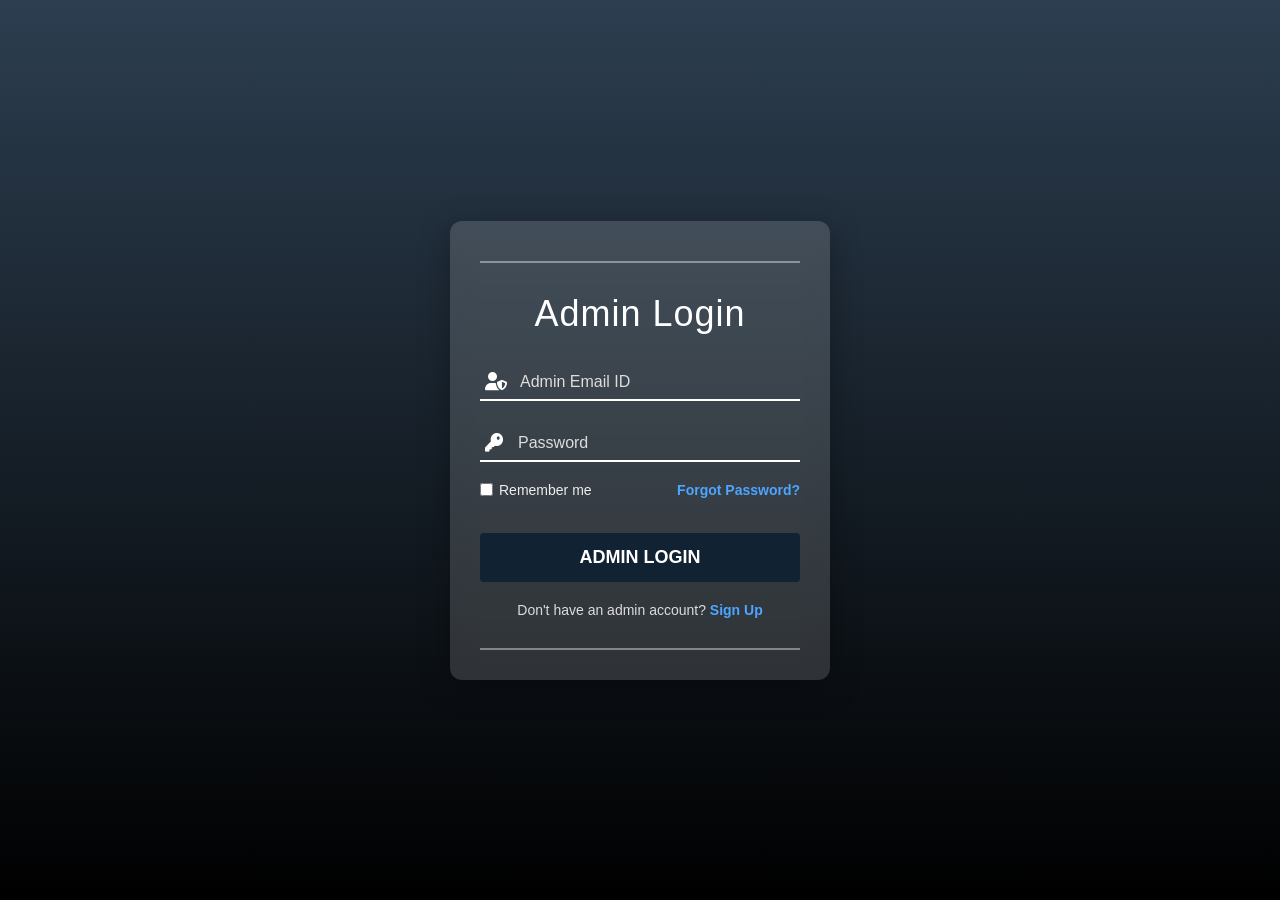
<file: adin.html>
<!DOCTYPE html>
<html lang="en">
<head>
    <meta charset="UTF-8">
    <meta name="viewport" content="width=device-width, initial-scale=1.0">
    <title>Admin Login</title>

    <!-- Font Awesome Icons -->
    <link rel="stylesheet" href="https://cdnjs.cloudflare.com/ajax/libs/font-awesome/6.5.1/css/all.min.css">

    <style>
        * {
            margin: 0;
            padding: 0;
            box-sizing: border-box;
            font-family: Arial, Helvetica, sans-serif;
        }

        body {
            height: 100vh;
            display: flex;
            justify-content: center;
            align-items: center;
            background: linear-gradient(to bottom, #2c3e50, #000000);
        }

        .login-box {
            width: 380px;
            text-align: center;
            background: rgba(255, 255, 255, 0.15);
            padding: 30px;
            border-radius: 12px;
            box-shadow: 0 8px 32px rgba(0, 0, 0, 0.3);
            backdrop-filter: blur(10px);
            color: #fff;
        }

        .line {
            width: 100%;
            height: 2px;
            background: rgba(255, 255, 255, 0.4);
            margin: 10px 0 30px;
        }

        h1 {
            font-size: 36px;
            font-weight: 400;
            color: #ffffff;
            margin-bottom: 30px;
            letter-spacing: 1px;
        }

        .input-box {
            display: flex;
            align-items: center;
            border-bottom: 2px solid #ffffff;
            margin: 25px 0 15px 0;
            padding: 8px 5px;
        }

        .input-box i {
            margin-right: 15px;
            color: #ffffff;
            font-size: 18px;
            width: 20px;
            text-align: center;
        }

        .input-box input {
            width: 100%;
            border: none;
            outline: none;
            background: transparent;
            font-size: 16px;
            color: #ffffff;
        }

        .input-box input::placeholder {
            color: #dddddd;
        }

        .options {
            display: flex;
            justify-content: space-between;
            align-items: center;
            margin: 20px 0;
            font-size: 14px;
        }

        .options label {
            display: flex;
            align-items: center;
            gap: 6px;
            cursor: pointer;
            color: #eee;
        }

        .options a {
            text-decoration: none;
            color: #4da6ff;
            font-weight: bold;
        }

        .options a:hover {
            text-decoration: underline;
        }

        button {
            width: 100%;
            padding: 14px;
            border: none;
            background: #112233;
            color: white;
            font-size: 18px;
            font-weight: bold;
            cursor: pointer;
            border-radius: 4px;
            margin-top: 15px;
            transition: background 0.3s;
        }

        button:hover {
            background: #1a365d;
        }

        .error-msg {
            color: #ff6b6b;
            font-size: 13px;
            font-weight: bold;
            margin-top: 15px;
            display: none;
            line-height: 1.4;
        }

        .success-msg {
            color: #51cf66;
            font-size: 14px;
            font-weight: bold;
            margin-top: 15px;
            display: none;
        }

        .bottom-line {
            width: 100%;
            height: 2px;
            background: rgba(255, 255, 255, 0.4);
            margin-top: 30px;
        }
    </style>
</head>
<body>

<div class="login-box">

    <div class="line"></div>

    <h1>Admin Login</h1>

    <form id="adminLoginForm">
        <div class="input-box">
            <i class="fa-solid fa-user-shield"></i>
            <input type="email" id="adminEmail" placeholder="Admin Email ID" required>
        </div>

        <div class="input-box">
            <i class="fa-solid fa-key"></i>
            <input type="password" id="adminPassword" placeholder="Password" required>
        </div>

        <div class="options">
            <label>
                <input type="checkbox" id="rememberMe"> Remember me
            </label>

            <a href="fgpp.html">Forgot Password?</a>
        </div>

        <button type="submit">ADMIN LOGIN</button>

        <div id="errorMsg" class="error-msg"></div>
        <div id="successMsg" class="success-msg">Authentication successful! Redirecting...</div>
    </form>

    <div style="margin-top: 20px; font-size: 14px; color: #ddd;">
        Don't have an admin account? <a href="adsignup.html" style="color:#4da6ff; font-weight:bold; text-decoration:none;">Sign Up</a>
    </div>

    <div class="bottom-line"></div>

</div>

<script>
    const form = document.getElementById('adminLoginForm');
    const emailInput = document.getElementById('adminEmail');
    const passwordInput = document.getElementById('adminPassword');
    const rememberMeCheckbox = document.getElementById('rememberMe');
    const errorMsg = document.getElementById('errorMsg');
    const successMsg = document.getElementById('successMsg');

    // Auto-fill password if remembered
    function checkAndAutoFillPassword() {
        const enteredEmail = emailInput.value.trim().toLowerCase();
        const savedMap = JSON.parse(localStorage.getItem('wearvault_admin_remembered_map')) || {};

        if (enteredEmail && savedMap[enteredEmail]) {
            passwordInput.value = savedMap[enteredEmail];
            rememberMeCheckbox.checked = true;
        } else {
            passwordInput.value = '';
            rememberMeCheckbox.checked = false;
        }
    }

    emailInput.addEventListener('input', checkAndAutoFillPassword);
    emailInput.addEventListener('change', checkAndAutoFillPassword);

    function validateEmail(email) {
        const re = /^[^\s@]+@[^\s@]+\.[^\s@]+$/;
        return re.test(email);
    }

    form.addEventListener('submit', function(e) {
        e.preventDefault();

        const adminVal = emailInput.value.trim();
        const adminValKey = adminVal.toLowerCase();
        const passVal = passwordInput.value.trim();

        errorMsg.style.display = 'none';
        successMsg.style.display = 'none';

        if(!validateEmail(adminVal)) {
            errorMsg.textContent = "Please enter a valid administrator email address.";
            errorMsg.style.display = 'block';
            return;
        }

        // Fetch accounts created via adsignup.html
        const storedAdmins = JSON.parse(localStorage.getItem('wearvault_admins')) || [];
        
        // Find registered admin by email
        const adminAccount = storedAdmins.find(acc => acc.email.toLowerCase() === adminValKey);

        if (!adminAccount) {
            errorMsg.textContent = "Invalid Admin ID. Please Sign Up first!";
            errorMsg.style.display = 'block';
            return;
        }

        // Verify password against stored admin account
        if (adminAccount.password === passVal) {
            let savedMap = JSON.parse(localStorage.getItem('wearvault_admin_remembered_map')) || {};

            if (rememberMeCheckbox.checked) {
                savedMap[adminValKey] = passVal;
            } else {
                delete savedMap[adminValKey];
            }

            localStorage.setItem('wearvault_admin_remembered_map', JSON.stringify(savedMap));
            localStorage.setItem('currentAdmin', JSON.stringify(adminAccount));
            
            successMsg.style.display = 'block';
            setTimeout(() => {
                // Link updated to admin.html
                window.location.href = "admin.html";
            }, 1000);
        } else {
            errorMsg.textContent = "Invalid administrator password. Access denied.";
            errorMsg.style.display = 'block';
        }
    });
</script>

</body>
</html>
</file>
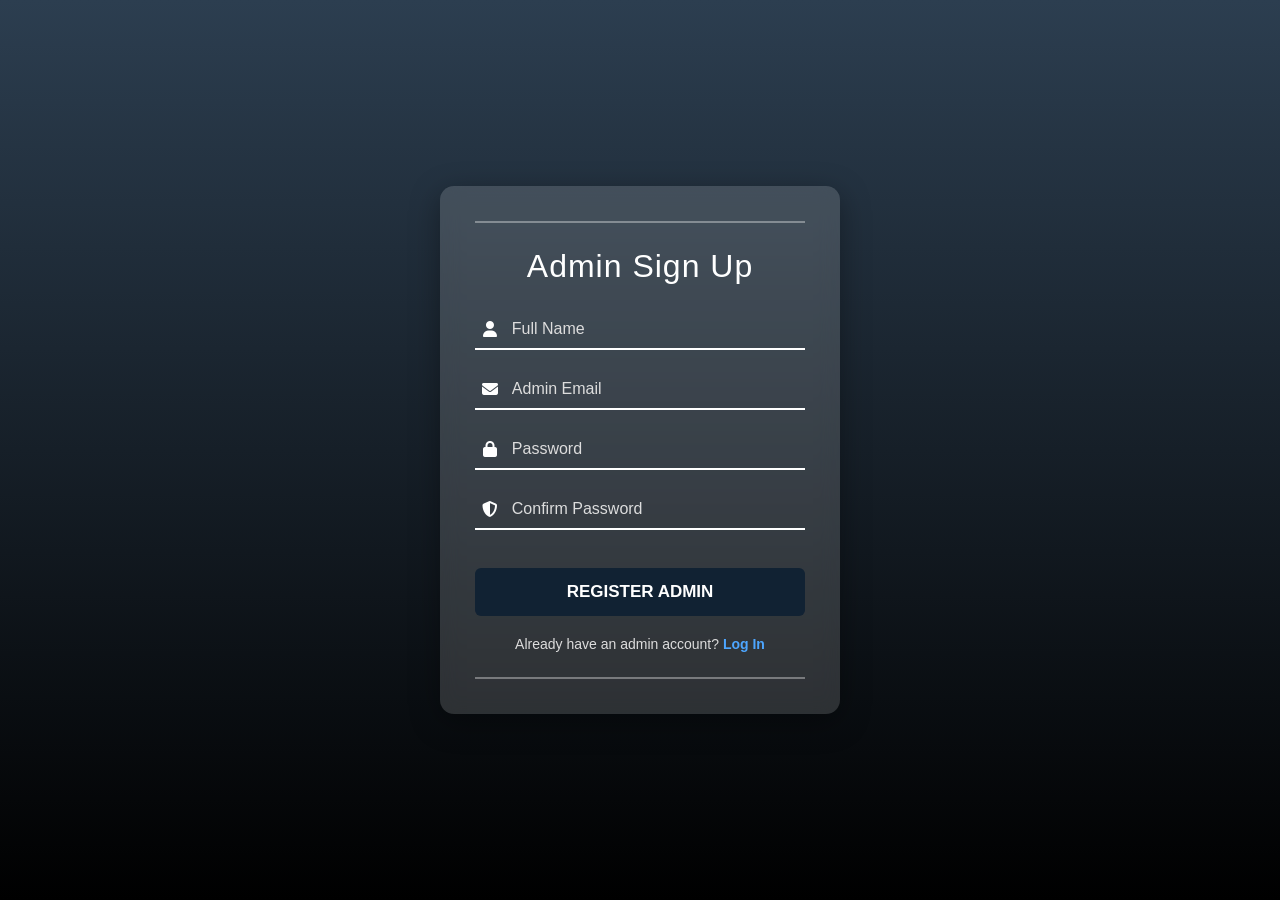
<file: adsignup.html>
<!DOCTYPE html>
<html lang="en">
<head>
<meta charset="UTF-8">
<meta name="viewport" content="width=device-width, initial-scale=1.0">
<title>Admin Sign Up</title>

<link rel="stylesheet" href="https://cdnjs.cloudflare.com/ajax/libs/font-awesome/6.5.1/css/all.min.css">

<style>
*{
    margin:0;
    padding:0;
    box-sizing:border-box;
    font-family:Arial, Helvetica, sans-serif;
}

body{
    height:100vh;
    display:flex;
    justify-content:center;
    align-items:center;
    background:linear-gradient(to bottom,#2c3e50,#000);
}

.signup-box{
    width:400px;
    background:rgba(255,255,255,.15);
    backdrop-filter:blur(10px);
    padding:35px;
    border-radius:14px;
    text-align:center;
    color:#fff;
    box-shadow:0 8px 30px rgba(0,0,0,.35);
    transition:.3s;
}

.signup-box:hover{
    transform:translateY(-3px);
}

.line,
.bottom-line{
    width:100%;
    height:2px;
    background:rgba(255,255,255,.35);
}

.line{
    margin-bottom:25px;
}

.bottom-line{
    margin-top:25px;
}

h1{
    font-weight:400;
    margin-bottom:25px;
    letter-spacing:1px;
}

.input-box{
    display:flex;
    align-items:center;
    border-bottom:2px solid #fff;
    margin:20px 0;
    padding:10px 5px;
}

.input-box i{
    width:22px;
    margin-right:12px;
    color:#fff;
}

.input-box input{
    width:100%;
    background:transparent;
    border:none;
    outline:none;
    color:#fff;
    font-size:16px;
}

.input-box input::placeholder{
    color:#ddd;
}

button{
    width:100%;
    padding:14px;
    margin-top:18px;
    border:none;
    border-radius:6px;
    background:#112233;
    color:#fff;
    font-size:17px;
    font-weight:bold;
    cursor:pointer;
    transition:all .3s;
}

button:hover{
    background:#1b3f66;
}

button:disabled{
    opacity:.7;
    cursor:not-allowed;
}

.error-msg{
    color:#ff6b6b;
    margin-top:15px;
    display:none;
    font-size:13px;
    font-weight:bold;
}

.success-msg{
    color:#51cf66;
    margin-top:15px;
    display:none;
    font-size:14px;
    font-weight:bold;
}

.login-text{
    margin-top:20px;
    color:#ddd;
    font-size:14px;
}

.login-text a{
    color:#4da6ff;
    text-decoration:none;
    font-weight:bold;
}

.login-text a:hover{
    text-decoration:underline;
}
</style>
</head>

<body>

<div class="signup-box">

<div class="line"></div>

<h1>Admin Sign Up</h1>

<form id="adminSignupForm">

<div class="input-box">
<i class="fa-solid fa-user"></i>
<input type="text" id="adminName" placeholder="Full Name" autocomplete="name" required>
</div>

<div class="input-box">
<i class="fa-solid fa-envelope"></i>
<input type="email" id="adminEmail" placeholder="Admin Email" autocomplete="email" required>
</div>

<div class="input-box">
<i class="fa-solid fa-lock"></i>
<input type="password" id="adminPassword" placeholder="Password" autocomplete="new-password" required>
</div>

<div class="input-box">
<i class="fa-solid fa-shield-halved"></i>
<input type="password" id="confirmPassword" placeholder="Confirm Password" autocomplete="new-password" required>
</div>

<button id="registerBtn" type="submit">REGISTER ADMIN</button>

<div id="errorMsg" class="error-msg"></div>
<div id="successMsg" class="success-msg">
Account created successfully! Redirecting...
</div>

</form>

<div class="login-text">
Already have an admin account?
<a href="admin-login.html">Log In</a>
</div>

<div class="bottom-line"></div>

</div>

<script>

const form=document.getElementById("adminSignupForm");
const nameInput=document.getElementById("adminName");
const emailInput=document.getElementById("adminEmail");
const passwordInput=document.getElementById("adminPassword");
const confirmPassword=document.getElementById("confirmPassword");
const errorMsg=document.getElementById("errorMsg");
const successMsg=document.getElementById("successMsg");
const registerBtn=document.getElementById("registerBtn");

function validateEmail(email){
    return /^[^\s@]+@[^\s@]+\.[^\s@]+$/.test(email);
}

form.addEventListener("submit",function(e){

    e.preventDefault();

    errorMsg.style.display="none";
    successMsg.style.display="none";

    const name=nameInput.value.trimStart();
    const email=emailInput.value.trim().toLowerCase();
    const password=passwordInput.value.trim();
    const confirm=confirmPassword.value.trim();

    if(!validateEmail(email)){
        errorMsg.textContent="Please enter a valid email address.";
        errorMsg.style.display="block";
        return;
    }

    if(password.length<6){
        errorMsg.textContent="Password must contain at least 6 characters.";
        errorMsg.style.display="block";
        return;
    }

    if(password!==confirm){
        errorMsg.textContent="Passwords do not match.";
        errorMsg.style.display="block";
        return;
    }

    const admins=JSON.parse(localStorage.getItem("wearvault_admins")) || [];

    if(admins.some(admin=>admin.email===email)){
        errorMsg.textContent="Admin account already exists.";
        errorMsg.style.display="block";
        return;
    }

    registerBtn.disabled=true;
    registerBtn.textContent="Creating Account...";

    admins.push({
        name:name,
        email:email,
        password:password,
        role:"Admin"
    });

    localStorage.setItem("wearvault_admins",JSON.stringify(admins));

    successMsg.style.display="block";

    form.reset();

    setTimeout(()=>{
        window.location.href="adin.html";
    },2000);

});

</script>

</body>
</html>
</file>
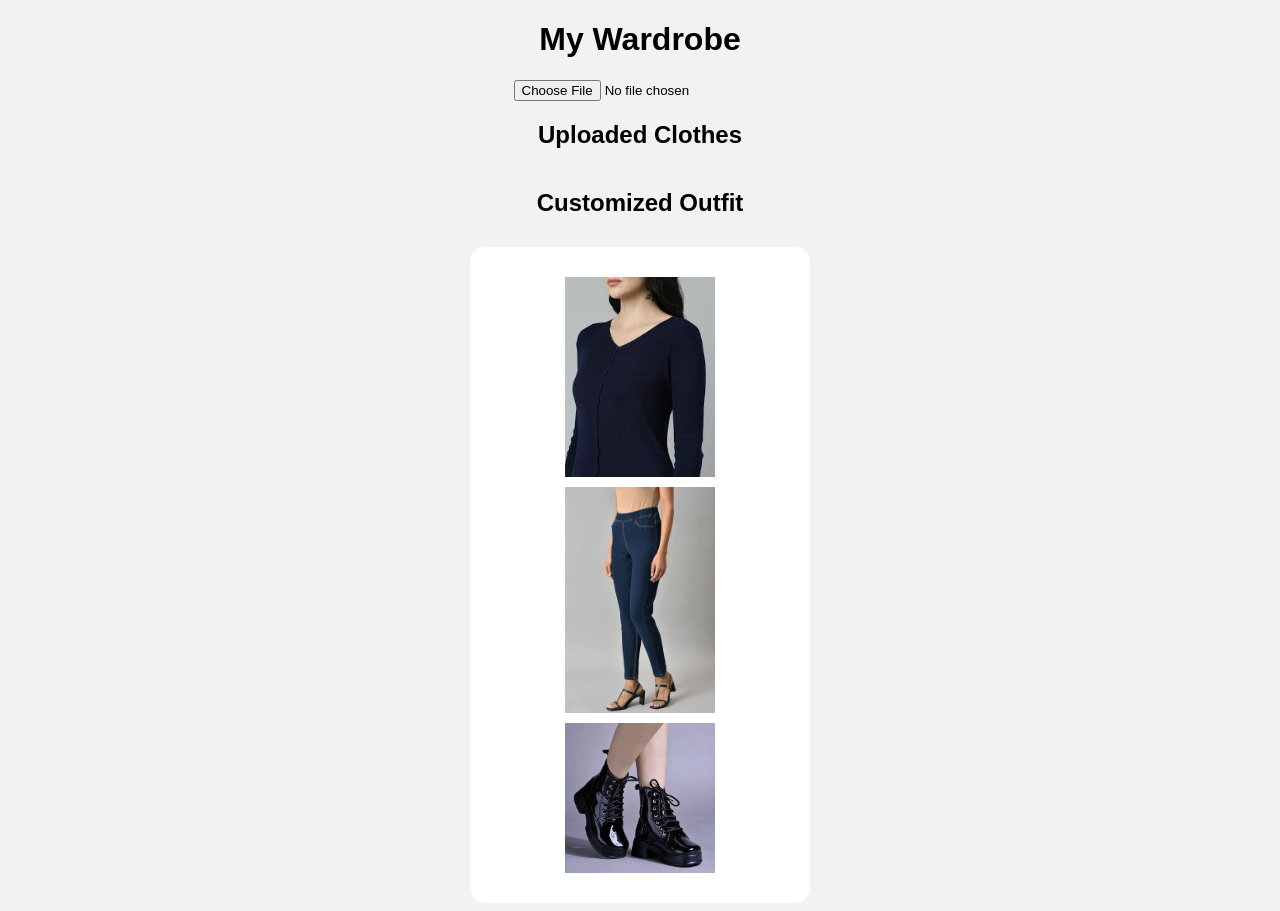
<file: c2.html>
<!DOCTYPE html>
<html>
<head>
<title>My Wardrobe Customizer</title>

<style>
body {
    font-family: Arial;
    text-align: center;
    background: #f2f2f2;
}

.wardrobe {
    display: flex;
    gap: 15px;
    justify-content: center;
    flex-wrap: wrap;
}

.card {
    background: white;
    padding: 10px;
    border-radius: 10px;
    cursor: pointer;
}

.card img {
    width: 120px;
    height: 120px;
    object-fit: contain;
}

.preview {
    margin-top: 30px;
    background: white;
    width: 300px;
    margin-left: auto;
    margin-right: auto;
    padding: 20px;
    border-radius: 15px;
}

.preview img {
    width: 150px;
    display: block;
    margin: 10px auto;
}
</style>

</head>

<body>

<h1>My Wardrobe</h1>

<!-- Upload clothes -->
<input type="file" id="upload" accept="image/*">

<h2>Uploaded Clothes</h2>

<div class="wardrobe" id="wardrobe"></div>


<h2>Customized Outfit</h2>

<div class="preview">

<img id="shirt" src="img0.jpeg" alt="Top">
<img id="pant" src="img11.jpeg" alt="Bottom">
<img id="shoe" src="img20.jpeg" alt="Shoes">

</div>


<script>

let wardrobe = document.getElementById("wardrobe");

document.getElementById("upload").addEventListener("change", function(event){

    let file = event.target.files[0];

    let image = document.createElement("img");
    image.src = URL.createObjectURL(file);

    let div = document.createElement("div");
    div.className = "card";

    div.appendChild(image);

    div.onclick = function(){

        let type = prompt("Enter type: shirt / pant / shoe");

        if(type == "shirt"){
            document.getElementById("shirt").src = image.src;
        }

        else if(type == "pant"){
            document.getElementById("pant").src = image.src;
        }

        else if(type == "shoe"){
            document.getElementById("shoe").src = image.src;
        }

    };

    wardrobe.appendChild(div);

});

</script>

</body>
</html>
</file>
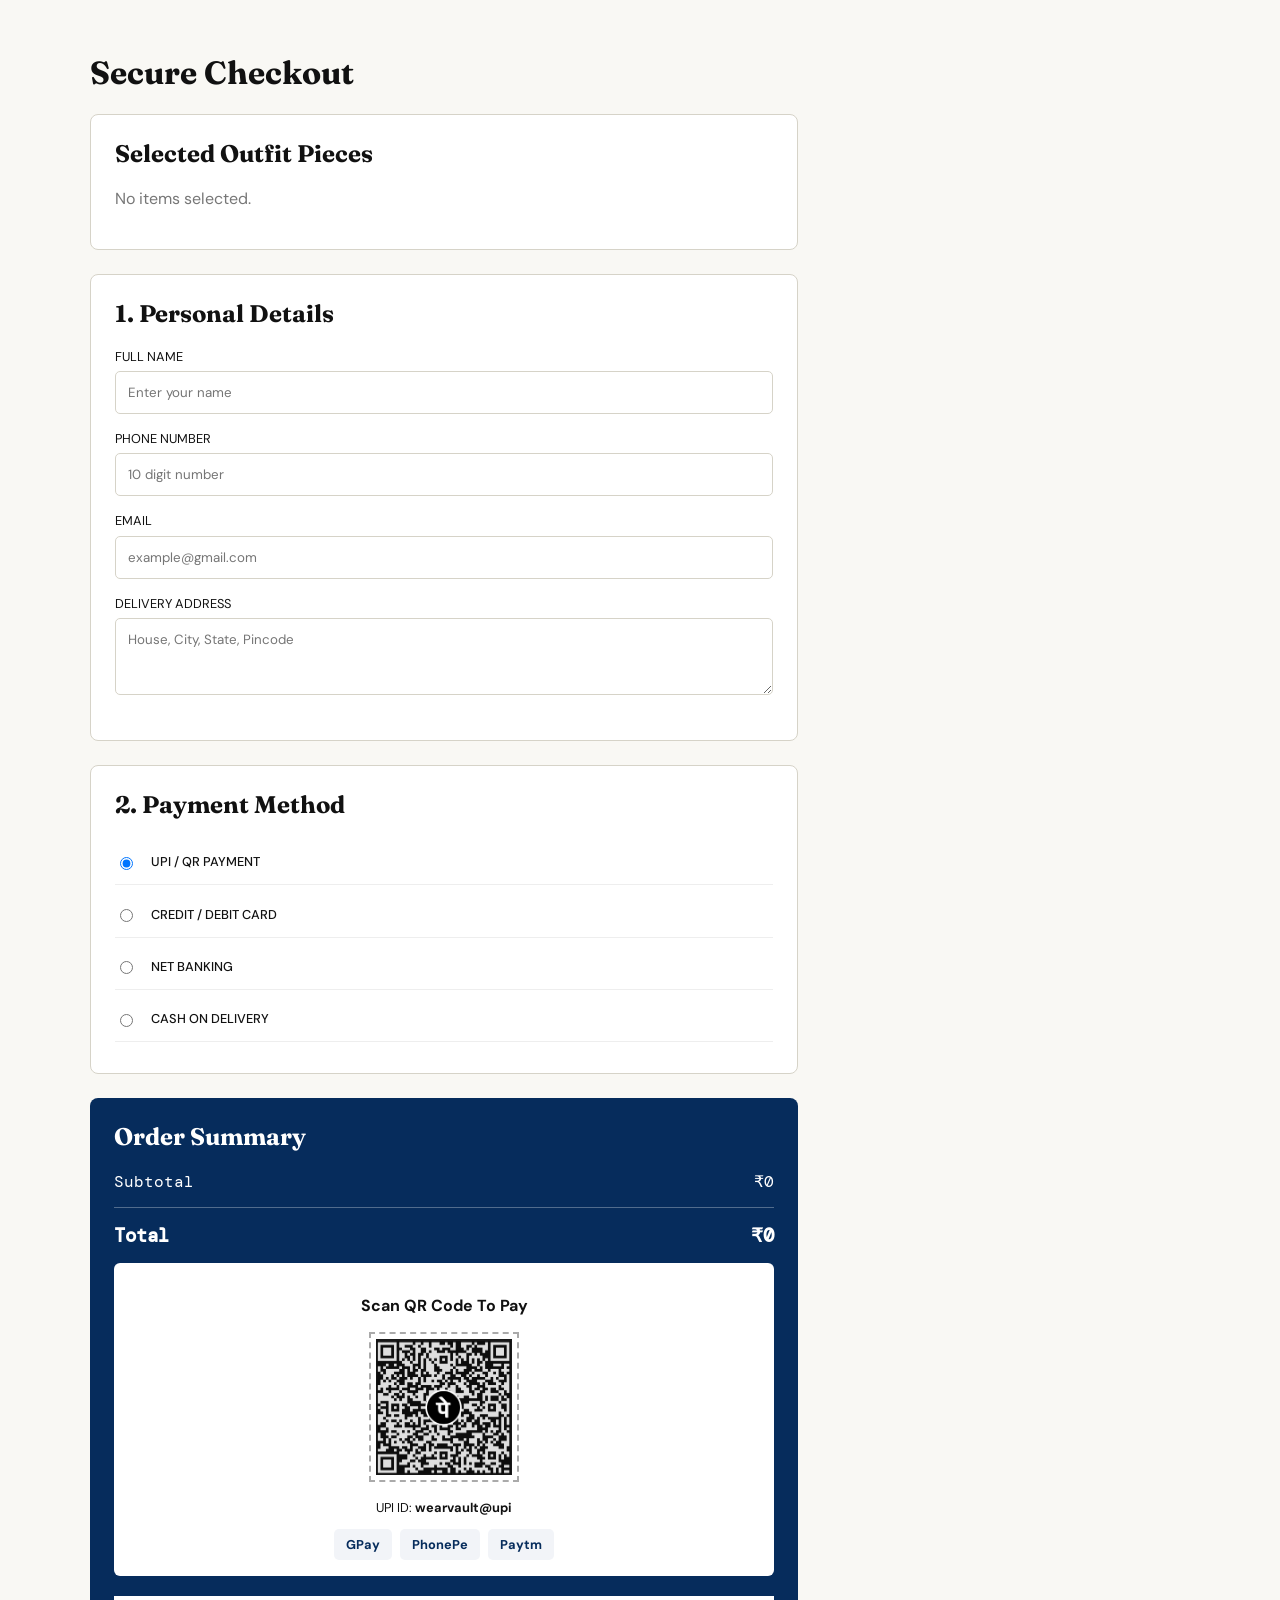
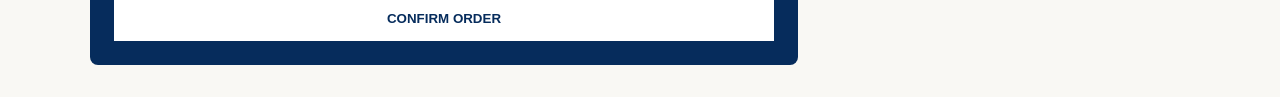
<file: cart.html>
<!DOCTYPE html>
<html lang="en">
<head>
<meta charset="UTF-8">
<meta name="viewport" content="width=device-width, initial-scale=1.0">

<title>Checkout | WearVault</title>

<link href="https://fonts.googleapis.com/css2?family=DM+Mono:wght@400;500&family=DM+Sans:wght@400;500;700&family=Fraunces:wght@400;600&display=swap" rel="stylesheet">

<style>

:root{
    --main-font:'DM Sans',sans-serif;
    --data-font:'DM Mono',monospace;
    --title-font:'Fraunces',serif;
    --blue:#062c5c;
    --border:#d6d3c8;
    --bg:#f9f8f4;
}

*{
    box-sizing:border-box;
}

body{
    margin:0;
    padding:2rem;
    background:var(--bg);
    color:#111;
    font-family:var(--main-font);
}


/* MAIN LAYOUT */

.checkout-container{
    max-width:1100px;
    margin:auto;
    display:grid;
    grid-template-columns:1fr 360px;
    gap:2rem;
}


/* CARD */

.section-card{
    background:white;
    padding:1.5rem;
    border:1px solid var(--border);
    margin-bottom:1.5rem;
    border-radius:8px;
}


h1,h2{
    font-family:var(--title-font);
}

h2{
    margin-top:0;
}


/* INPUTS */

.input-group{
    margin-bottom:1rem;
}


label{
    display:block;
    font-size:.8rem;
    text-transform:uppercase;
    margin-bottom:.4rem;
}


input,
textarea,
select{

    width:100%;
    padding:12px;

    border:1px solid var(--border);
    border-radius:5px;

    font-family:var(--main-font);
}


input:focus,
textarea:focus,
select:focus{

    outline:none;
    border-color:var(--blue);

}



/* ERROR */

.error-msg{

    display:none;

    padding:12px;

    background:#fff1f1;

    color:#d9534f;

    border:1px solid #d9534f;

    margin-bottom:20px;

    font-weight:bold;

}



/* CART ITEMS */

.cart-item{

    display:flex;

    justify-content:space-between;

    padding:10px 0;

    border-bottom:1px solid #eee;

}


.cart-item-price{

    font-family:var(--data-font);

}



/* PAYMENT */

.payment-option{

    display:flex;

    gap:15px;

    align-items:center;

    padding:14px 0;

    cursor:pointer;

    border-bottom:1px solid #eee;

}


.payment-option input{

    width:auto;

}


.payment-option span{

    font-weight:500;

}



/* SUMMARY */


.summary-card{

    background:var(--blue);

    color:white;

    padding:1.5rem;

    position:sticky;

    top:20px;

    border-radius:8px;

}



.price-row{

    display:flex;

    justify-content:space-between;

    margin-bottom:15px;

    font-family:var(--data-font);

}



.total{

    border-top:1px solid rgba(255,255,255,.3);

    padding-top:15px;

    font-weight:bold;

    font-size:1.2rem;

}



/* PAYMENT DETAILS */

.payment-details{

    display:none;

    background:white;

    color:#111;

    padding:1rem;

    margin-top:15px;

    border-radius:6px;

}



/* QR */

.qr-box{

    text-align:center;

}


.qr-box img{

    width:150px;

    height:150px;

    border:2px dashed #aaa;

    padding:5px;

}




.upi-apps{

    display:flex;

    justify-content:center;

    gap:8px;

    flex-wrap:wrap;

}


.app-btn{

    background:#f2f4f8;

    padding:7px 12px;

    border-radius:5px;

    color:#062c5c;

    text-decoration:none;

    font-size:.8rem;

    font-weight:bold;

}


/* BUTTON */


.confirm-btn{

    width:100%;

    margin-top:20px;

    padding:15px;

    border:none;

    cursor:pointer;

    font-weight:bold;

    background:white;

    color:var(--blue);

    transition:.3s;

}


.confirm-btn:hover{

    background:#d9534f;

    color:white;

}



/* RESPONSIVE */

@media(max-width:850px){

.checkout-container{

grid-template-columns:1fr;

}


.summary-card{

position:relative;

}

}


</style>

</head>


<body>


<div class="checkout-container">


<main>


<h1>Secure Checkout</h1>


<div id="globalError" class="error-msg"></div>



<section class="section-card">

<h2>Selected Outfit Pieces</h2>


<div id="cartItemsList">

<p style="color:#777">

No items selected.

</p>

</div>


</section>




<section class="section-card">


<h2>1. Personal Details</h2>


<div class="input-group">

<label>Full Name</label>

<input id="name" type="text" placeholder="Enter your name">

</div>



<div class="input-group">

<label>Phone Number</label>

<input id="phone" type="tel" maxlength="10" placeholder="10 digit number">

</div>



<div class="input-group">

<label>Email</label>

<input id="email" type="email" placeholder="example@gmail.com">

</div>



<div class="input-group">

<label>Delivery Address</label>

<textarea id="address" rows="3" placeholder="House, City, State, Pincode"></textarea>

</div>


</section>





<section class="section-card">


<h2>2. Payment Method</h2>


<label class="payment-option" onclick="switchPayment('upi')">

<input type="radio" name="payment" checked value="upi">

<span>UPI / QR Payment</span>

</label>



<label class="payment-option" onclick="switchPayment('card')">

<input type="radio" name="payment" value="card">

<span>Credit / Debit Card</span>

</label>



<label class="payment-option" onclick="switchPayment('bank')">

<input type="radio" name="payment" value="bank">

<span>Net Banking</span>

</label>



<label class="payment-option" onclick="switchPayment('cod')">

<input type="radio" name="payment" value="cod">

<span>Cash On Delivery</span>

</label>


</section>
<aside>

<div class="summary-card">


<h2 style="color:white;">Order Summary</h2>


<div class="price-row">

<span>Subtotal</span>

<span id="displaySubtotal">₹0</span>

</div>



<div class="price-row total">

<span>Total</span>

<span id="displayTotal">₹0</span>

</div>




<!-- UPI PAYMENT -->

<div id="upiPanel" class="payment-details" style="display:block;">


<div class="qr-box">


<p>
<strong>Scan QR Code To Pay</strong>
</p>


<img id="upiQrImage" src="QR.jpeg">


<p style="font-size:.8rem">

UPI ID:
<strong>wearvault@upi</strong>

</p>



<div class="upi-apps">

<a class="app-btn"
href="upi://pay?pa=wearvault@upi">
GPay
</a>


<a class="app-btn"
href="upi://pay?pa=wearvault@upi">
PhonePe
</a>


<a class="app-btn"
href="upi://pay?pa=wearvault@upi">
Paytm
</a>


</div>


</div>


</div>





<!-- CARD PAYMENT -->


<div id="cardPanel" class="payment-details">


<div class="input-group">

<label>Card Number</label>

<input id="cardNumber"
placeholder="1234 5678 9101 1121"
maxlength="19">

</div>



<div style="display:flex;gap:10px">


<div class="input-group" style="flex:1">

<label>Expiry</label>

<input id="cardExpiry"
placeholder="MM/YY"
maxlength="5">

</div>



<div class="input-group" style="flex:1">

<label>CVV</label>

<input id="cardCVV"
placeholder="123"
maxlength="3">

</div>


</div>



</div>





<!-- BANK -->


<div id="bankPanel" class="payment-details">


<label>Select Bank</label>


<select id="bankSelect">


<option value="">
Choose Bank
</option>


<option>
State Bank Of India
</option>


<option>
HDFC Bank
</option>


<option>
ICICI Bank
</option>


<option>
Axis Bank
</option>


</select>



</div>





<!-- COD -->


<div id="codPanel" class="payment-details">


<p>

Pay cash after delivery.

</p>


</div>




<button class="confirm-btn"
onclick="validateCheckout()">

CONFIRM ORDER

</button>



</div>


</aside>


</div>





<script>


// LOAD ORDER DATA


document.addEventListener("DOMContentLoaded",()=>{


let total =
localStorage.getItem("lastOutfitTotal") || "₹0";


document.getElementById("displaySubtotal")
.innerText=total;


document.getElementById("displayTotal")
.innerText=total;



let items =
JSON.parse(localStorage.getItem("outfitItems")) || [];



let box =
document.getElementById("cartItemsList");



if(items.length){


box.innerHTML =
items.map(item=>`


<div class="cart-item">


<div>

<strong>
${item.brand || ""}
</strong>

<br>

${item.name}

</div>


<div class="cart-item-price">

${item.priceString}

</div>


</div>


`).join("");

}


});







// PAYMENT SWITCH


function switchPayment(type){



document.querySelectorAll(".payment-details")
.forEach(panel=>{

panel.style.display="none";

});




if(type==="upi")

document.getElementById("upiPanel")
.style.display="block";



if(type==="card")

document.getElementById("cardPanel")
.style.display="block";



if(type==="bank")

document.getElementById("bankPanel")
.style.display="block";



if(type==="cod")

document.getElementById("codPanel")
.style.display="block";


}





// SHOW ERROR


function showError(message){


let box=document.getElementById("globalError");


box.innerText=message;


box.style.display="block";


window.scrollTo({
top:0,
behavior:"smooth"
});


}






function validateCheckout(){



let name =
document.getElementById("name").value.trim();


let phone =
document.getElementById("phone").value.trim();


let email =
document.getElementById("email").value.trim();


let address =
document.getElementById("address").value.trim();





if(!name || !phone || !email || !address){


showError(
"Please complete all personal details."
);


return;


}





if(!/^[0-9]{10}$/.test(phone)){


showError(
"Enter valid 10 digit mobile number."
);


return;


}




let method =
document.querySelector(
"input[name='payment']:checked"
).value;




if(method==="card"){


if(
!document.getElementById("cardNumber").value ||
!document.getElementById("cardExpiry").value ||
!document.getElementById("cardCVV").value
){


showError(
"Enter complete card details."
);


return;


}


}




if(method==="bank"){


if(!document.getElementById("bankSelect").value){


showError(
"Select your bank."
);


return;


}


}


    // SAVE ORDER DETAILS

    const orderID =
        "WV" + Date.now().toString().slice(-8);


    const orderData = {

        orderID: orderID,

        customer: {

            name:name,

            phone:phone,

            email:email,

            address:address

        },


        paymentMethod:method,


        total:
        localStorage.getItem("lastOutfitTotal") || "₹0",


        items:
        JSON.parse(localStorage.getItem("outfitItems")) || [],


        date:
        new Date().toLocaleString()

    };



    localStorage.setItem(
        "wearVaultOrder",
        JSON.stringify(orderData)
    );



    // SAVE CUSTOMER INFO FOR NEXT CHECKOUT

    localStorage.setItem(
        "wearVaultCustomer",
        JSON.stringify({
            name:name,
            phone:phone,
            email:email,
            address:address
        })
    );



    // REDIRECT AFTER SUCCESS


    window.location.href =
    "success.html";



}



</script>


</body>

</html>

</main>
</file>
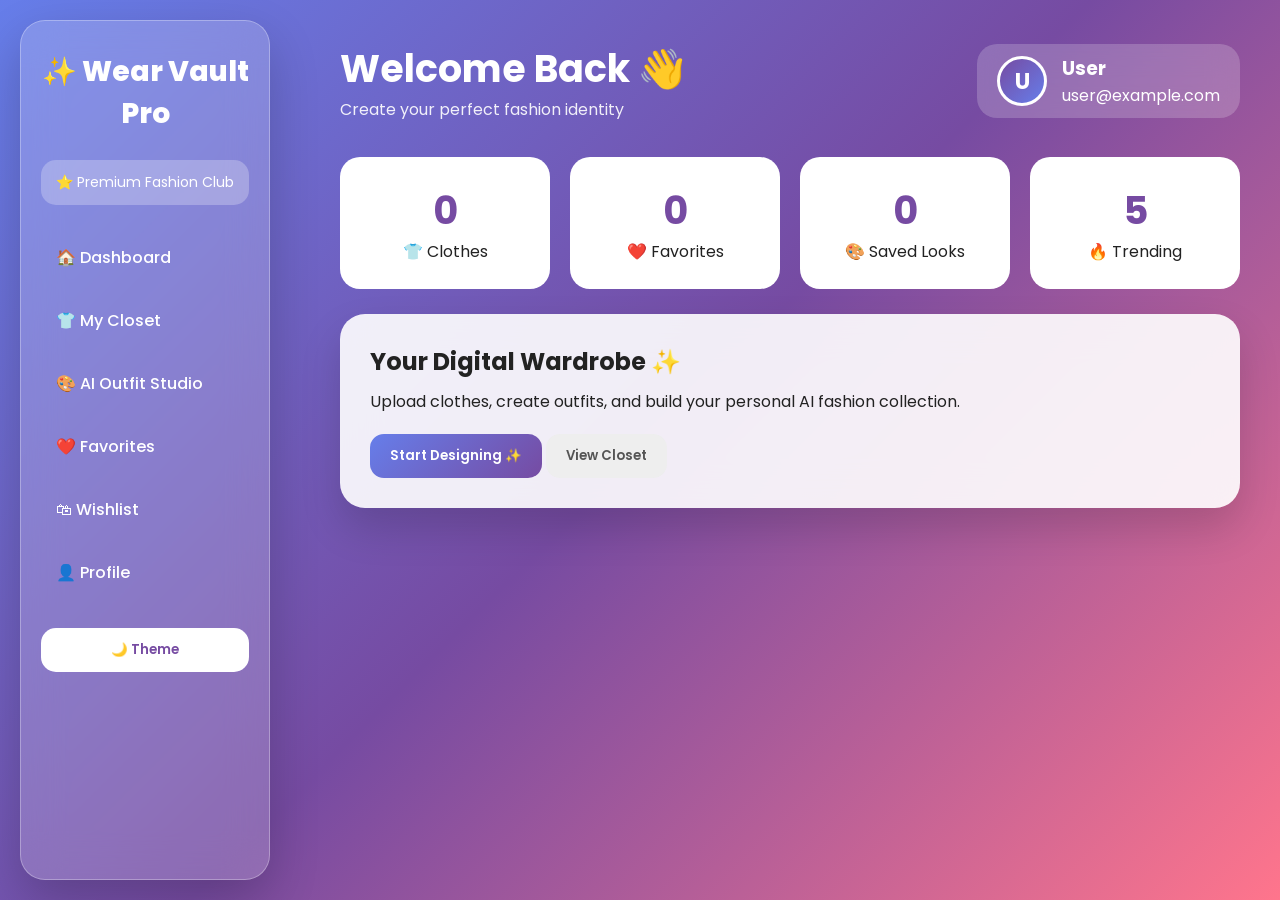
<file: customise.html>
<!DOCTYPE html>
<html lang="en">

<head>
<meta charset="UTF-8">
<meta name="viewport" content="width=device-width, initial-scale=1.0">

<title>Wear Vault Pro | AI Fashion Studio</title>

<link href="https://fonts.googleapis.com/css2?family=Poppins:wght@300;400;500;600;700;800&display=swap" rel="stylesheet">

<style>

*{
    margin:0;
    padding:0;
    box-sizing:border-box;
    font-family:'Poppins',sans-serif;
}

body{
    min-height:100vh;
    color:#222;
    overflow-x:hidden;
    background:#667eea;
    scroll-behavior:smooth;
}

.background{
    position:fixed;
    inset:0;
    background:linear-gradient(
        135deg,
        #667eea,
        #764ba2,
        #ff758c
    );
    z-index:-1;
}


/* SIDEBAR */

.sidebar{
    position:fixed;
    left:20px;
    top:20px;
    bottom:20px;
    width:250px;

    background:rgba(255,255,255,.18);
    backdrop-filter:blur(20px);

    border:1px solid rgba(255,255,255,.3);
    border-radius:25px;

    padding:30px 20px;
    color:white;

    box-shadow:
    0 20px 50px rgba(0,0,0,.2);

    z-index:20;
}


.logo{
    font-size:28px;
    font-weight:800;
    text-align:center;
    margin-bottom:25px;
}


.premium{
    background:rgba(255,255,255,.25);
    padding:12px;

    border-radius:15px;
    text-align:center;

    margin-bottom:25px;
    font-size:14px;
}


.sidebar ul{
    list-style:none;
}


.sidebar li{
    padding:15px;
    margin:8px 0;

    border-radius:15px;
    cursor:pointer;

    transition:.3s;
    font-weight:500;
}


.sidebar li:hover,
.sidebar li.active{

    background:white;
    color:#764ba2;

    transform:translateX(5px);
}


.mode{

    width:100%;
    padding:12px;

    border:none;
    border-radius:15px;

    cursor:pointer;

    margin-top:20px;

    background:white;
    color:#764ba2;

    font-weight:600;
}



/* MAIN AREA */


.main{

    margin-left:300px;

    padding:40px;

    width:calc(100% - 300px);
}



header{

    display:flex;
    justify-content:space-between;
    align-items:center;

    color:white;

    margin-bottom:35px;

}


header h1{

    font-size:38px;

}


header p{

    opacity:.9;

}



.user{

    display:flex;
    align-items:center;

    gap:15px;

    background:rgba(255,255,255,.2);

    padding:10px 20px;

    border-radius:20px;

    backdrop-filter:blur(15px);

    cursor:pointer;

}



.avatar-initial{

    width:50px;
    height:50px;

    border-radius:50%;

    border:3px solid white;

    background:
    linear-gradient(
        135deg,
        #764ba2,
        #667eea
    );

    color:white;

    display:flex;

    align-items:center;

    justify-content:center;

    font-weight:700;

    font-size:22px;

    text-transform:uppercase;

}



/* PAGE ANIMATION */


.page{

    display:none;

    animation:slide .4s ease;

}


.page.active{

    display:block;

}


@keyframes slide{

    from{

        opacity:0;

        transform:translateY(15px);

    }

    to{

        opacity:1;

        transform:translateY(0);

    }

}



/* CARDS */


.card{

    background:rgba(255,255,255,.9);

    backdrop-filter:blur(20px);

    border-radius:25px;

    padding:30px;

    margin-bottom:25px;

    box-shadow:
    0 20px 40px rgba(0,0,0,.15);

}



/* DASHBOARD */


.stats{

    display:grid;

    grid-template-columns:
    repeat(auto-fit,minmax(180px,1fr));

    gap:20px;

    margin-bottom:25px;

}


.stat{

    background:white;

    padding:25px;

    border-radius:20px;

    text-align:center;

    transition:.3s;

}


.stat:hover{

    transform:translateY(-7px);

}


.stat h2{

    font-size:38px;

    color:#764ba2;

}



/* BUTTONS */


button{

    background:
    linear-gradient(
        135deg,
        #667eea,
        #764ba2
    );

    color:white;

    border:none;

    padding:12px 20px;

    border-radius:14px;

    cursor:pointer;

    font-weight:600;

    transition:.25s;

}


button:hover{

    transform:
    translateY(-3px)
    scale(1.02);

    box-shadow:
    0 10px 22px rgba(118,75,162,.35);

}


button.secondary{

    background:#eee;

    color:#555;

}


button.danger{

    background:#ff4b5c;

}


.small-btn{

    padding:8px 12px;

    font-size:12px;

}
<style>

/* UPLOAD */

.upload-area{

    border:3px dashed #764ba2;

    padding:40px;

    text-align:center;

    border-radius:25px;

    cursor:pointer;

    transition:.3s;

    margin-top:20px;

}


.upload-area:hover{

    background:#f3eaff;

    transform:scale(1.01);

}



.search-box input,
.text-input{

    width:100%;

    padding:14px;

    border-radius:14px;

    border:1px solid #ddd;

    margin:18px 0;

    outline:none;

}



.filter-row{

    display:flex;

    flex-wrap:wrap;

    gap:10px;

    margin:10px 0 20px;

}



.filter-btn{

    background:#f1edff;

    color:#764ba2;

    padding:9px 14px;

    border-radius:20px;

}


.filter-btn.active{

    background:#764ba2;

    color:white;

}



/* CLOSET GALLERY */


.gallery{

    display:grid;

    grid-template-columns:
    repeat(auto-fill,minmax(170px,1fr));

    gap:20px;

}


.photo{

    background:white;

    border-radius:20px;

    overflow:hidden;

    position:relative;

    box-shadow:
    0 8px 20px rgba(0,0,0,.08);

    transition:.3s;

}


.photo:hover{

    transform:translateY(-7px);

}



.photo img{

    width:100%;

    height:190px;

    object-fit:cover;

}


.photo-info{

    padding:12px;

}


.photo-info p{

    font-weight:600;

    white-space:nowrap;

    overflow:hidden;

    text-overflow:ellipsis;

}


.category-tag{

    display:inline-block;

    font-size:11px;

    padding:4px 8px;

    background:#f1edff;

    color:#764ba2;

    border-radius:10px;

    margin-top:5px;

}


.item-actions{

    display:flex;

    gap:7px;

    padding:0 12px 12px;

}


.item-actions button{

    flex:1;

}


.heart{

    position:absolute;

    right:10px;

    top:10px;

    width:38px;

    height:38px;

    padding:0;

    border-radius:50%;

    background:white;

    color:#777;

    font-size:20px;

}


.heart.fav{

    color:#ff416c;

}



/* STUDIO */


.studio-layout{

    display:grid;

    grid-template-columns:1.15fr .85fr;

    gap:25px;

}


.studio-preview{

    min-height:600px;

}


.preview-stage{

    min-height:500px;

    border-radius:25px;

    background:
    linear-gradient(
        145deg,
        #f8f5ff,
        #fff
    );

    display:flex;

    align-items:center;

    justify-content:center;

    position:relative;

    overflow:hidden;

    padding:25px;

}


.preview-model{

    width:270px;

    height:450px;

    border-radius:
    140px 140px 30px 30px;

    background:
    linear-gradient(
        180deg,
        #f4f4f4,
        #ddd
    );

    position:absolute;

    opacity:.35;

}


.outfit-stack{

    position:relative;

    width:260px;

    height:450px;

    z-index:2;

}


.preview-item{

    position:absolute;

    left:50%;

    transform:translateX(-50%);

    object-fit:contain;

    filter:
    drop-shadow(0 8px 10px #0002);

}


.preview-top{

    top:35px;

    width:190px;

    height:180px;

}


.preview-bottom{

    top:185px;

    width:190px;

    height:210px;

}


.preview-dress{

    top:55px;

    width:220px;

    height:320px;

}


.preview-shoes{

    bottom:0;

    width:180px;

    height:90px;

}


.preview-accessory{

    width:90px;

    height:90px;

}


.preview-label{

    position:absolute;

    bottom:15px;

    background:white;

    padding:8px 15px;

    border-radius:20px;

    font-size:12px;

}



.selection-title{

    display:flex;

    justify-content:space-between;

    align-items:center;

}


.closet-picker{

    display:grid;

    grid-template-columns:
    repeat(3,1fr);

    gap:10px;

}


.pick-card{

    border:2px solid transparent;

    border-radius:14px;

    overflow:hidden;

    background:white;

    cursor:pointer;

}


.pick-card.selected{

    border-color:#764ba2;

}


.pick-card img{

    width:100%;

    height:105px;

    object-fit:cover;

}


.pick-card span{

    display:block;

    padding:7px;

    font-size:11px;

    text-align:center;

}


</style><body>

<div class="background"></div>


<!-- SIDEBAR -->

<aside class="sidebar">

    <div class="logo">
        ✨ Wear Vault Pro
    </div>

    <div class="premium">
        ⭐ Premium Fashion Club
    </div>


    <ul>

        <li onclick="openPage('dashboard')" data-page="dashboard">
            🏠 Dashboard
        </li>

        <li onclick="openPage('closet')" data-page="closet">
            👕 My Closet
        </li>

        <li onclick="openPage('studio')" data-page="studio">
            🎨 AI Outfit Studio
        </li>

        <li onclick="openPage('favorites')" data-page="favorites">
            ❤️ Favorites
        </li>

        <li onclick="openPage('wishlist')" data-page="wishlist">
            🛍 Wishlist
        </li>

        <li onclick="openPage('profile')" data-page="profile">
            👤 Profile
        </li>

    </ul>


    <button class="mode" onclick="toggleMode()">
        🌙 Theme
    </button>

</aside>




<!-- MAIN -->

<main class="main">


<header>

<div>

<h1>
Welcome Back 👋
</h1>

<p>
Create your perfect fashion identity
</p>

</div>


<div class="user" onclick="openPage('profile')">

<div id="headerAvatarInitial" class="avatar-initial">
U
</div>


<div>

<h3 id="headerUserName">
User
</h3>

<span id="headerUserEmail">
user@example.com
</span>

</div>


</div>


</header>





<!-- DASHBOARD -->

<section id="dashboard" class="page active">


<div class="stats">


<div class="stat">

<h2 id="clothCount">
0
</h2>

<p>
👕 Clothes
</p>

</div>


<div class="stat">

<h2 id="favoriteCount">
0
</h2>

<p>
❤️ Favorites
</p>

</div>


<div class="stat">

<h2 id="savedCount">
0
</h2>

<p>
🎨 Saved Looks
</p>

</div>


<div class="stat">

<h2 id="trendingCount">
5
</h2>

<p>
🔥 Trending
</p>

</div>


</div>





<div class="card">

<h2>
Your Digital Wardrobe ✨
</h2>


<p style="margin-top:10px">

Upload clothes, create outfits, and build your personal AI fashion collection.

</p>



<button onclick="openPage('studio')" style="margin-top:20px">

Start Designing ✨

</button>



<button 
class="secondary"
onclick="openPage('closet')"
style="margin-top:20px">

View Closet

</button>


</div>


</section>







<!-- CLOSET -->


<section id="closet" class="page">


<div class="card">


<h2>
👕 My Closet
</h2>


<p style="margin-top:7px">

Your personal wardrobe for 
<strong id="closetOwnerName">
you
</strong>

</p>




<div class="upload-area"
onclick="document.getElementById('fileInput').click()">



<h3>
📸 Upload Your Wardrobe
</h3>


<p>
Drag & drop or click to add clothing images
</p>



<input 
type="file"
id="fileInput"
multiple
accept="image/*"
hidden>


</div>





<div class="search-box">

<input 
id="search"
placeholder="🔎 Search clothes...">

</div>



<div 
class="filter-row"
id="closetFilters">

</div>




<div 
id="gallery"
class="gallery">

</div>



</div>


</section>






<!-- STUDIO -->


<section id="studio" class="page">


<div class="studio-layout">



<div class="card studio-preview">


<div class="selection-title">

<h2>
✨ Outfit Preview
</h2>


<span id="outfitStatus">
0 items selected
</span>


</div>




<div class="preview-stage">


<div class="preview-model"></div>



<div 
class="outfit-stack"
id="outfitPreview">


<div class="empty"
style="
position:absolute;
top:150px;
width:210px;
background:white;
padding:20px;
border-radius:15px;
">

Select items from your Closet to build your look 👗


</div>


</div>




<div 
class="preview-label"
id="previewLabel">

Your Ready Outfit

</div>



</div>





<div class="studio-actions">


<button onclick="randomOutfit()">

🎲 Random Outfit

</button>


<button 
class="secondary"
onclick="clearOutfit()">

🧹 Clear

</button>



<button onclick="favoriteCurrentLook()">

❤️ Favorite Look

</button>


</div>



</div>
</file>
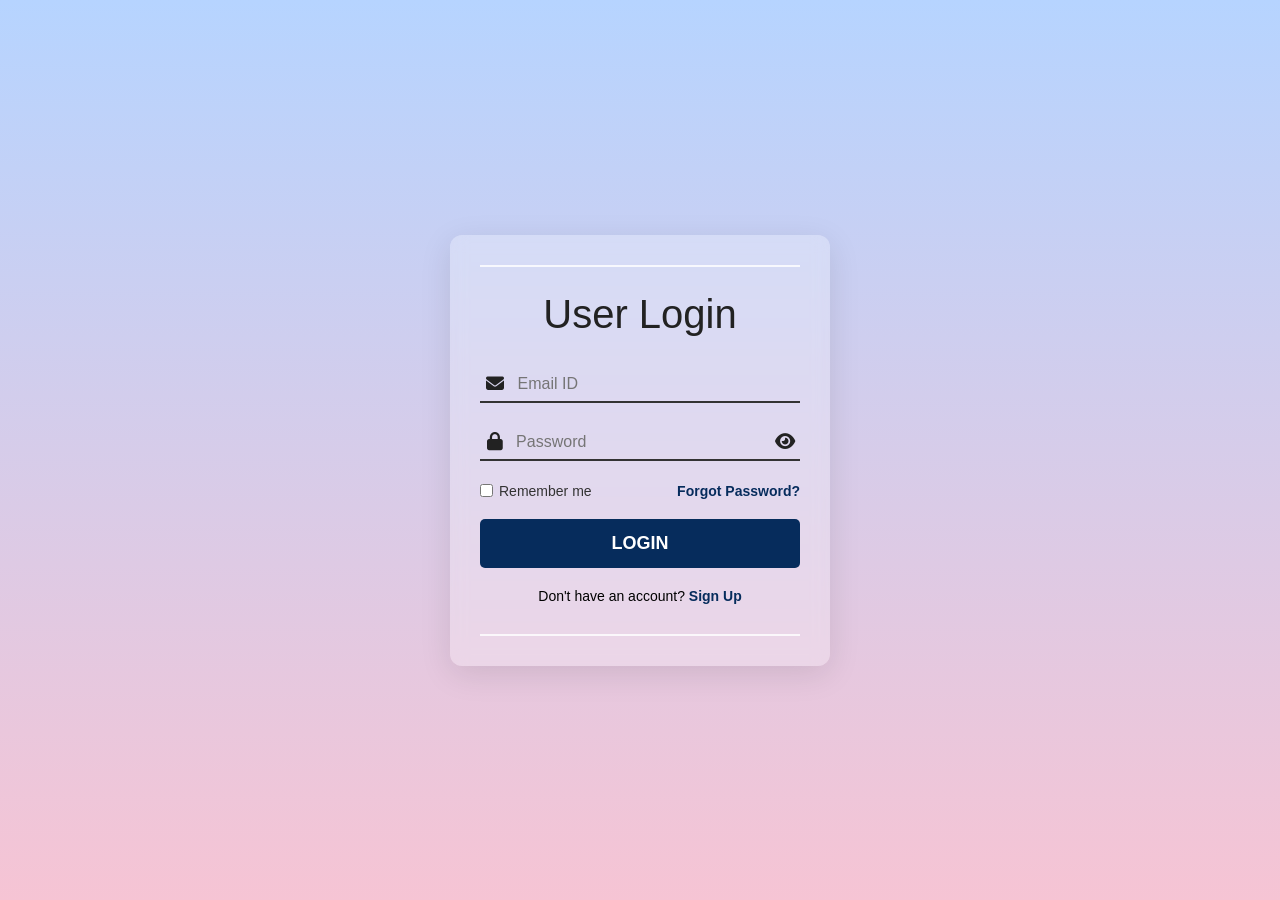
<file: login.html>
<!DOCTYPE html>
<html lang="en">
<head>
    <meta charset="UTF-8">
    <meta name="viewport" content="width=device-width, initial-scale=1.0">
    <title>User Login</title>

    <!-- Font Awesome -->
    <link rel="stylesheet" href="https://cdnjs.cloudflare.com/ajax/libs/font-awesome/6.5.1/css/all.min.css">

    <style>
        *{
            margin:0;
            padding:0;
            box-sizing:border-box;
            font-family:Arial, Helvetica, sans-serif;
        }

        body{
            height:100vh;
            display:flex;
            justify-content:center;
            align-items:center;
            background:linear-gradient(to bottom,#b6d4ff,#f6c4d4);
        }

        .login-box{
            width:380px;
            padding:30px;
            text-align:center;
            background:rgba(255,255,255,0.25);
            border-radius:12px;
            backdrop-filter:blur(8px);
            box-shadow:0 8px 32px rgba(0,0,0,0.1);
        }

        .line,
        .bottom-line{
            width:100%;
            height:2px;
            background:#fff;
            opacity:.8;
        }

        .line{
            margin-bottom:25px;
        }

        .bottom-line{
            margin-top:30px;
        }

        h1{
            font-size:40px;
            font-weight:300;
            color:#222;
            margin-bottom:30px;
        }

        .input-box{
            display:flex;
            align-items:center;
            border-bottom:2px solid #333;
            margin:22px 0;
            padding:8px 5px;
            transition:.3s;
        }

        .input-box:focus-within{
            border-color:#0b3c7d;
            transform:scale(1.01);
        }

        .input-box i{
            width:22px;
            color:#222;
            font-size:18px;
        }

        .input-box input{
            width:100%;
            border:none;
            outline:none;
            background:transparent;
            font-size:16px;
            padding-left:12px;
        }

        .toggle-password{
            cursor:pointer;
            color:#555;
        }

        .options{
            display:flex;
            justify-content:space-between;
            align-items:center;
            margin:20px 0;
            font-size:14px;
        }

        .options label{
            display:flex;
            align-items:center;
            gap:6px;
            cursor:pointer;
            color:#333;
        }

        .options a{
            text-decoration:none;
            color:#062c5c;
            font-weight:bold;
        }

        .options a:hover{
            text-decoration:underline;
        }

        button{
            width:100%;
            padding:14px;
            border:none;
            border-radius:5px;
            background:#062c5c;
            color:white;
            font-size:18px;
            font-weight:bold;
            cursor:pointer;
            transition:.3s;
        }

        button:hover{
            background:#0b3c7d;
            transform:translateY(-2px);
        }

        .error-msg{
            color:#d9534f;
            font-size:13px;
            font-weight:bold;
            margin-top:15px;
            display:none;
        }

        .success-msg{
            color:#28a745;
            font-size:14px;
            font-weight:bold;
            margin-top:15px;
            display:none;
        }

        .signup{
            margin-top:20px;
            font-size:14px;
        }

        .signup a{
            color:#062c5c;
            text-decoration:none;
            font-weight:bold;
        }

        .signup a:hover{
            text-decoration:underline;
        }
    </style>
</head>

<body>

<div class="login-box">

    <div class="line"></div>

    <h1>User Login</h1>

    <form id="loginForm">

        <div class="input-box">
            <i class="fa-solid fa-envelope"></i>
            <input
                type="email"
                id="email"
                placeholder="Email ID"
                autocomplete="email"
                required>
        </div>

        <div class="input-box">
            <i class="fa-solid fa-lock"></i>

            <input
                type="password"
                id="password"
                placeholder="Password"
                autocomplete="current-password"
                required>

            <i class="fa-solid fa-eye toggle-password" id="togglePassword"></i>
        </div>

        <div class="options">

            <label>
                <input type="checkbox" id="rememberMe">
                Remember me
            </label>

            <a href="fgpp.html">Forgot Password?</a>

        </div>

        <button type="submit">LOGIN</button>

        <div id="errorMsg" class="error-msg"></div>

        <div id="successMsg" class="success-msg">
            Login successful! Redirecting...
        </div>

    </form>

    <div class="signup">
        Don't have an account?
        <a href="signup.html">Sign Up</a>
    </div>

    <div class="bottom-line"></div>

</div>

<script>

const form = document.getElementById("loginForm");
const emailInput = document.getElementById("email");
const passwordInput = document.getElementById("password");
const rememberMe = document.getElementById("rememberMe");
const errorMsg = document.getElementById("errorMsg");
const successMsg = document.getElementById("successMsg");
const togglePassword = document.getElementById("togglePassword");

function validateEmail(email){
    return /^[^\s@]+@[^\s@]+\.[^\s@]+$/.test(email);
}

function checkAndAutoFillPassword(){

    const email = emailInput.value.trim().toLowerCase();

    const remembered =
        JSON.parse(localStorage.getItem("wearvault_remembered_map")) || {};

    if(email && remembered[email]){

        passwordInput.value = remembered[email];
        rememberMe.checked = true;

    }else{

        passwordInput.value = "";
        rememberMe.checked = false;

    }

}

emailInput.addEventListener("input",checkAndAutoFillPassword);
emailInput.addEventListener("change",checkAndAutoFillPassword);

// Autofill if browser already filled email
window.addEventListener("load",checkAndAutoFillPassword);

// Show / Hide Password
togglePassword.addEventListener("click",()=>{

    if(passwordInput.type==="password"){

        passwordInput.type="text";
        togglePassword.classList.replace("fa-eye","fa-eye-slash");

    }else{

        passwordInput.type="password";
        togglePassword.classList.replace("fa-eye-slash","fa-eye");

    }

});

form.addEventListener("submit",function(e){

    e.preventDefault();

    errorMsg.style.display="none";
    successMsg.style.display="none";

    const email=emailInput.value.trim();
    const emailKey=email.toLowerCase();
    const password=passwordInput.value.trim();

    if(!validateEmail(email)){

        errorMsg.textContent="Please enter a valid email address.";
        errorMsg.style.display="block";
        return;

    }

    const users=
        JSON.parse(localStorage.getItem("wearvault_users")) || [];

    const account=
        users.find(user=>user.email.toLowerCase()===emailKey);

    if(!account){

        errorMsg.textContent="Invalid ID. Please Sign Up first!";
        errorMsg.style.display="block";
        return;

    }

    if(account.password!==password){

        errorMsg.textContent="Invalid password. Please try again.";
        errorMsg.style.display="block";
        return;

    }

    let remembered=
        JSON.parse(localStorage.getItem("wearvault_remembered_map")) || {};

    if(rememberMe.checked){

        remembered[emailKey]=password;

    }else{

        delete remembered[emailKey];

    }

    localStorage.setItem(
        "wearvault_remembered_map",
        JSON.stringify(remembered)
    );

    localStorage.setItem(
        "currentUser",
        JSON.stringify(account)
    );

    successMsg.style.display="block";

    setTimeout(()=>{
        window.location.href="index.html";
    },1000);

});

</script>

</body>
</html>
</file>
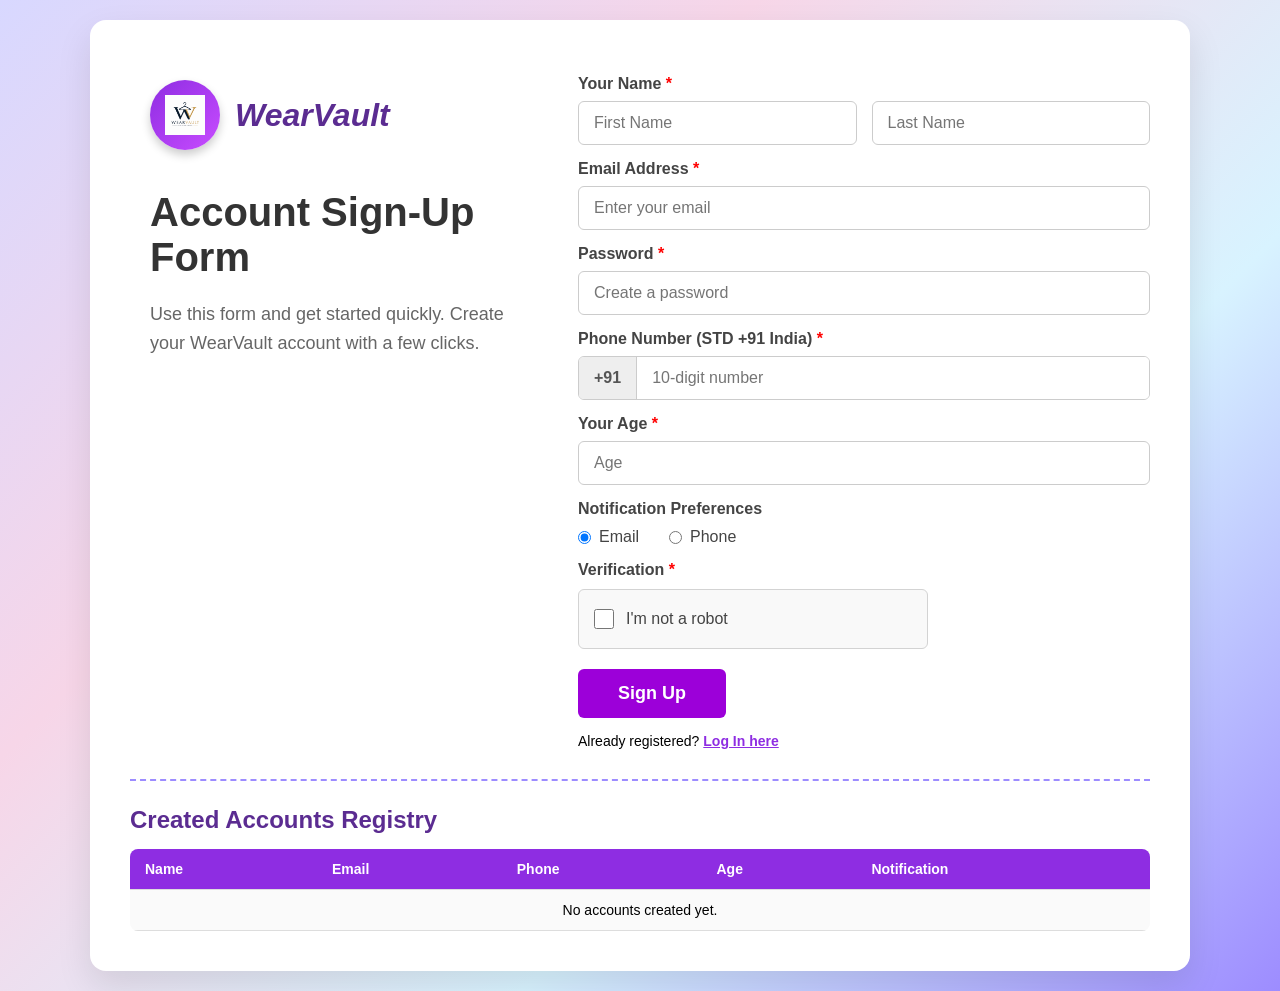
<file: signup.html>
<!DOCTYPE html>
<html lang="en">
<head>
    <meta charset="UTF-8">
    <meta name="viewport" content="width=device-width, initial-scale=1.0">
    <title>WearVault - Sign Up</title>

    <style>
        * {
            margin: 0;
            padding: 0;
            box-sizing: border-box;
            font-family: Arial, Helvetica, sans-serif;
        }

        body {
            background: linear-gradient(135deg, #d8d8ff, #f7d6e8, #d8f3ff, #9d8cff);
            min-height: 100vh;
            display: flex;
            justify-content: center;
            align-items: center;
            padding: 20px;
        }

        .container {
            width: 100%;
            max-width: 1100px;
            background: #ffffff;
            border-radius: 16px;
            box-shadow: 0 15px 35px rgba(0, 0, 0, 0.1);
            display: flex;
            flex-direction: column;
            padding: 40px;
            gap: 30px;
        }

        .form-wrapper {
            display: flex;
            width: 100%;
        }

        /* Left Side */
        .left {
            width: 40%;
            padding: 20px;
        }

        .logo {
            display: flex;
            align-items: center;
            margin-bottom: 40px;
        }

        .logo-circle {
            width: 70px;
            height: 70px;
            border-radius: 50%;
            background: linear-gradient(135deg, #8e2de2, #c84cff);
            display: flex;
            justify-content: center;
            align-items: center;
            box-shadow: 0 5px 10px rgba(0, 0, 0, 0.2);
        }

        .logo-circle img {
            height: 40px;
            width: 40px;
            object-fit: contain;
        }

        .logo-text {
            margin-left: 15px;
        }

        .logo-text h2 {
            color: #5b2c91;
            font-size: 32px;
            font-style: italic;
        }

        .left h1 {
            font-size: 40px;
            color: #333;
            margin-bottom: 20px;
        }

        .left p {
            font-size: 18px;
            color: #666;
            line-height: 1.6;
        }

        /* Right Side */
        .right {
            width: 60%;
            padding-left: 40px;
        }

        label {
            display: block;
            font-size: 16px;
            font-weight: bold;
            color: #444;
            margin-top: 15px;
            margin-bottom: 8px;
        }

        .name-box {
            display: flex;
            gap: 15px;
        }

        input[type="text"],
        input[type="email"],
        input[type="password"],
        input[type="number"] {
            width: 100%;
            padding: 12px 15px;
            border: 1px solid #ccc;
            border-radius: 6px;
            font-size: 16px;
            outline: none;
            transition: border-color 0.2s;
        }

        .phone-wrapper {
            display: flex;
            align-items: center;
            border: 1px solid #ccc;
            border-radius: 6px;
            overflow: hidden;
        }

        .phone-prefix {
            background: #eee;
            padding: 12px 15px;
            font-weight: bold;
            color: #555;
            border-right: 1px solid #ccc;
        }

        .phone-wrapper input {
            border: none;
            border-radius: 0;
        }

        input:focus {
            border-color: #8e2de2;
        }

        .radio-group {
            margin-top: 10px;
            display: flex;
            gap: 30px;
        }

        .radio-group label {
            display: flex;
            align-items: center;
            gap: 8px;
            margin: 0;
            font-size: 16px;
            font-weight: normal;
            cursor: pointer;
        }

        .captcha {
            width: 100%;
            max-width: 350px;
            height: 60px;
            background: #f9f9f9;
            border: 1px solid #d3d3d3;
            border-radius: 6px;
            display: flex;
            align-items: center;
            padding: 15px;
            margin-top: 10px;
        }

        .captcha input {
            width: 20px;
            height: 20px;
            margin-right: 12px;
            cursor: pointer;
        }

        .message-box {
            font-size: 15px;
            font-weight: bold;
            margin-top: 15px;
            display: none;
        }

        .message-box.error { color: #d9534f; }
        .message-box.success { color: #2e7d32; }

        button[type="submit"] {
            margin-top: 20px;
            background: #9c00d9;
            color: white;
            border: none;
            padding: 14px 40px;
            font-size: 18px;
            font-weight: bold;
            border-radius: 6px;
            cursor: pointer;
            transition: background 0.2s ease;
        }

        button[type="submit"]:hover { background: #8200b5; }

        /* Registered Accounts Section */
        .accounts-section {
            border-top: 2px dashed #9d8cff;
            padding-top: 25px;
            width: 100%;
        }

        .accounts-section h2 {
            font-size: 24px;
            color: #5b2c91;
            margin-bottom: 15px;
        }

        table {
            width: 100%;
            border-collapse: collapse;
            background: #fafafa;
            border-radius: 8px;
            overflow: hidden;
        }

        th, td {
            padding: 12px 15px;
            text-align: left;
            border-bottom: 1px solid #ddd;
            font-size: 14px;
        }

        th {
            background-color: #8e2de2;
            color: white;
        }

        @media (max-width: 850px) {
            .form-wrapper { flex-direction: column; }
            .left, .right { width: 100%; padding-left: 0; }
        }
    </style>
</head>
<body>

    <div class="container">

        <div class="form-wrapper">
            <div class="left">
                <div class="logo">
                    <div class="logo-circle">
                        <img src="wear.png" alt="WearVault Logo">
                    </div>
                    <div class="logo-text">
                        <h2>WearVault</h2>
                    </div>
                </div>

                <h1>Account Sign-Up Form</h1>
                <p>
                    Use this form and get started quickly.
                    Create your WearVault account with a few clicks.
                </p>
            </div>

            <div class="right">
                <form id="signupForm" onsubmit="validateForm(event)" novalidate>
                    
                    <label>Your Name <span style="color:red;">*</span></label>
                    <div class="name-box">
                        <input type="text" id="fname" placeholder="First Name">
                        <input type="text" id="lname" placeholder="Last Name">
                    </div>

                    <label for="email">Email Address <span style="color:red;">*</span></label>
                    <input type="email" id="email" placeholder="Enter your email">

                    <label for="password">Password <span style="color:red;">*</span></label>
                    <input type="password" id="password" placeholder="Create a password">

                    <label for="phone">Phone Number (STD +91 India) <span style="color:red;">*</span></label>
                    <div class="phone-wrapper">
                        <span class="phone-prefix">+91</span>
                        <input type="text" id="phone" placeholder="10-digit number" maxlength="10">
                    </div>

                    <label for="age">Your Age <span style="color:red;">*</span></label>
                    <input type="number" id="age" placeholder="Age" min="1">

                    <label>Notification Preferences</label>
                    <div class="radio-group">
                        <label><input type="radio" name="notify" value="email" checked> Email</label>
                        <label><input type="radio" name="notify" value="phone"> Phone</label>
                    </div>

                    <label>Verification <span style="color:red;">*</span></label>
                    <div class="captcha">
                        <input type="checkbox" id="captcha-check">
                        <label for="captcha-check" style="margin: 0; font-weight: normal;">I'm not a robot</label>
                    </div>

                    <div id="statusMessage" class="message-box"></div>

                    <button type="submit">Sign Up</button>
                    
                    <div style="margin-top:15px; font-size:14px;">
                        Already registered? <a href="login.html" style="color:#8e2de2; font-weight:bold;">Log In here</a>
                    </div>

                </form>
            </div>
        </div>

        <!-- Live Display of Created Accounts -->
        <div class="accounts-section">
            <h2>Created Accounts Registry</h2>
            <table>
                <thead>
                    <tr>
                        <th>Name</th>
                        <th>Email</th>
                        <th>Phone</th>
                        <th>Age</th>
                        <th>Notification</th>
                    </tr>
                </thead>
                <tbody id="accountsTableBody">
                    <!-- Dynamic Accounts rows -->
                </tbody>
            </table>
        </div>

    </div>

    <script>
        function validateEmail(email) {
            const re = /^[^\s@]+@[^\s@]+\.[^\s@]+$/;
            return re.test(email);
        }

        function validatePhone(phone) {
            // Exactly 10 numeric digits only
            const re = /^[0-9]{10}$/;
            return re.test(phone);
        }

        function renderAccounts() {
            const accounts = JSON.parse(localStorage.getItem('wearvault_users')) || [];
            const tbody = document.getElementById('accountsTableBody');
            
            if (accounts.length === 0) {
                tbody.innerHTML = '<tr><td colspan="5" style="text-align:center;">No accounts created yet.</td></tr>';
                return;
            }

            tbody.innerHTML = accounts.map(acc => `
                <tr>
                    <td>${acc.fname} ${acc.lname}</td>
                    <td>${acc.email}</td>
                    <td>+91 ${acc.phone}</td>
                    <td>${acc.age}</td>
                    <td>${acc.notify}</td>
                </tr>
            `).join('');
        }

        function validateForm(event) {
            event.preventDefault();
            
            const fname = document.getElementById('fname').value.trim();
            const lname = document.getElementById('lname').value.trim();
            const email = document.getElementById('email').value.trim();
            const password = document.getElementById('password').value.trim();
            const phone = document.getElementById('phone').value.trim();
            const age = document.getElementById('age').value.trim();
            const captcha = document.getElementById('captcha-check').checked;
            const notify = document.querySelector('input[name="notify"]:checked').value;
            const messageBox = document.getElementById('statusMessage');

            // Check empty inputs
            if (!fname || !lname || !email || !password || !phone || !age || !captcha) {
                messageBox.textContent = "Please fill in all mandatory fields.";
                messageBox.className = "message-box error";
                messageBox.style.display = "block";
                return;
            }

            // Email format validation
            if (!validateEmail(email)) {
                messageBox.textContent = "Please enter a valid email address.";
                messageBox.className = "message-box error";
                messageBox.style.display = "block";
                return;
            }

            // Phone validation: exactly 10 digits, no chars/symbols
            if (!validatePhone(phone)) {
                messageBox.textContent = "Phone number must be exactly 10 digits with no characters or symbols.";
                messageBox.className = "message-box error";
                messageBox.style.display = "block";
                return;
            }

            // Save user to Local Storage
            const accounts = JSON.parse(localStorage.getItem('wearvault_users')) || [];
            
            // Check for duplicate email
            if (accounts.some(acc => acc.email === email)) {
                messageBox.textContent = "An account with this email already exists.";
                messageBox.className = "message-box error";
                messageBox.style.display = "block";
                return;
            }

            accounts.push({ fname, lname, email, password, phone, age, notify });
            localStorage.setItem('wearvault_users', JSON.stringify(accounts));

            messageBox.textContent = "Sign-up Successful! Account created.";
            messageBox.className = "message-box success";
            messageBox.style.display = "block";

            renderAccounts();

            setTimeout(() => {
                window.location.href = "login.html";
            }, 1500);
        }

        // Initialize table on load
        document.addEventListener('DOMContentLoaded', renderAccounts);
    </script>

</body>
</html>
</file>
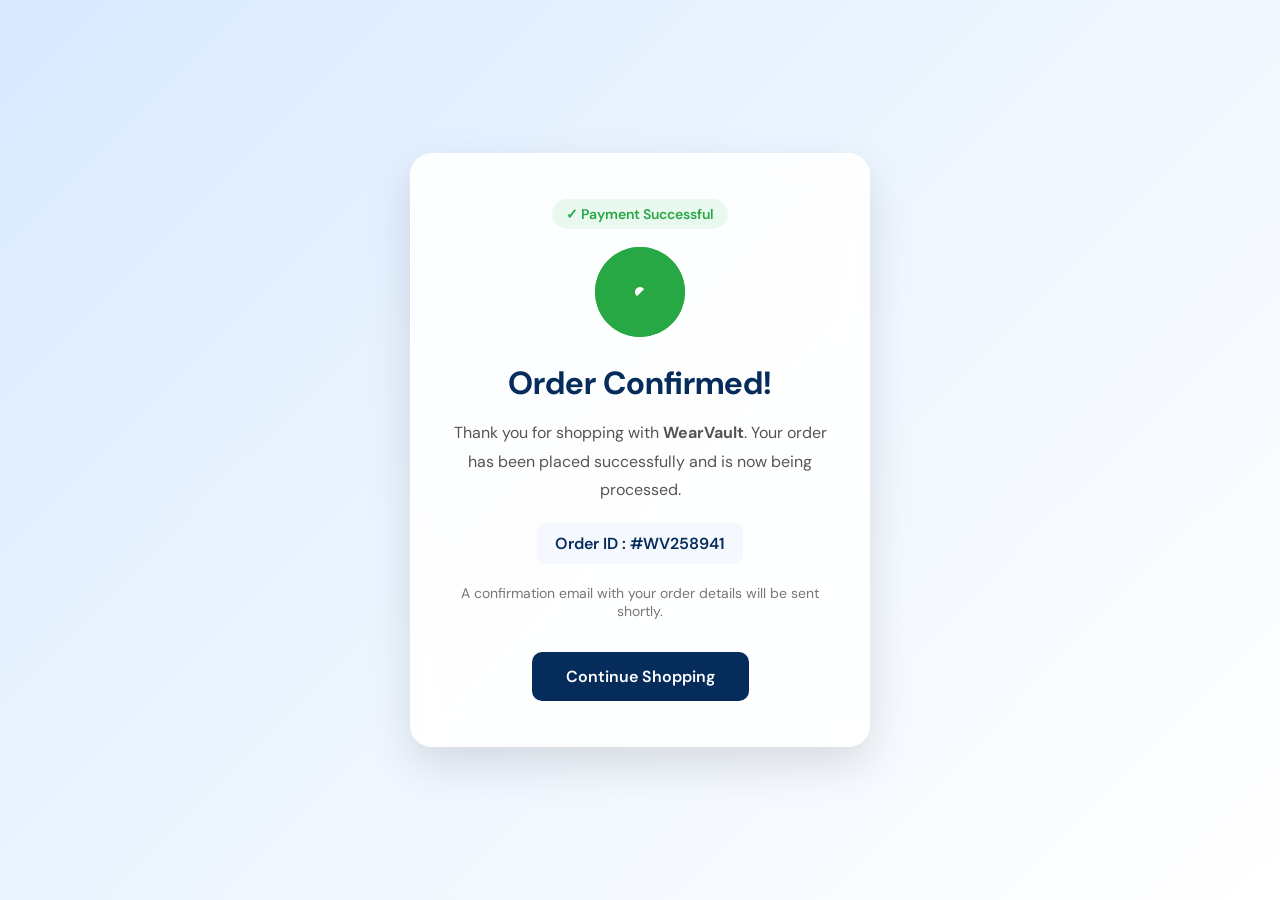
<file: success.html>
<!DOCTYPE html>
<html lang="en">
<head>
<meta charset="UTF-8">
<meta name="viewport" content="width=device-width, initial-scale=1.0">

<title>Order Confirmed | WearVault</title>

<link href="https://fonts.googleapis.com/css2?family=DM+Sans:wght@400;500;700&display=swap" rel="stylesheet">

<style>

*{
    margin:0;
    padding:0;
    box-sizing:border-box;
    font-family:'DM Sans',sans-serif;
}

body{
    min-height:100vh;
    display:flex;
    justify-content:center;
    align-items:center;
    padding:20px;
    background:linear-gradient(135deg,#d9e9ff,#eef6ff,#ffffff);
}

.success-container{
    width:460px;
    max-width:100%;
    text-align:center;
    background:rgba(255,255,255,.9);
    backdrop-filter:blur(12px);
    border-radius:22px;
    padding:45px 35px;
    border:1px solid rgba(255,255,255,.6);
    box-shadow:0 18px 45px rgba(0,0,0,.12);
    animation:fadeIn .8s ease;
}

.badge{
    display:inline-block;
    background:#e9f9ef;
    color:#28a745;
    padding:6px 14px;
    border-radius:50px;
    font-size:14px;
    font-weight:600;
    margin-bottom:18px;
}

.checkmark{
    width:90px;
    height:90px;
    display:block;
    margin:0 auto 25px;
    border-radius:50%;
    stroke:#28a745;
    stroke-width:4;
    stroke-miterlimit:10;
    box-shadow:inset 0 0 0 #28a745;
    animation:fill .4s ease-in-out .4s forwards,
              scale .3s ease-in-out .9s both;
}

.checkmark__circle{
    stroke-dasharray:166;
    stroke-dashoffset:166;
    stroke:#28a745;
    fill:none;
    animation:stroke .6s cubic-bezier(.65,0,.45,1) forwards;
}

.checkmark__check{
    stroke-dasharray:48;
    stroke-dashoffset:48;
    animation:stroke .3s cubic-bezier(.65,0,.45,1) .8s forwards;
}

@keyframes stroke{
    100%{
        stroke-dashoffset:0;
    }
}

@keyframes fill{
    100%{
        box-shadow:inset 0 0 0 40px #28a745;
    }
}

@keyframes scale{
    50%{
        transform:scale(1.08);
    }
}

@keyframes fadeIn{
    from{
        opacity:0;
        transform:translateY(25px);
    }
    to{
        opacity:1;
        transform:translateY(0);
    }
}

h1{
    color:#062c5c;
    font-size:32px;
    margin-bottom:15px;
}

.message{
    color:#555;
    line-height:1.8;
    font-size:16px;
    margin-bottom:18px;
}

.order-id{
    display:inline-block;
    background:#f5f8fc;
    color:#062c5c;
    padding:10px 18px;
    border-radius:8px;
    font-weight:600;
    margin-bottom:20px;
}

.note{
    color:#777;
    font-size:14px;
    margin-bottom:32px;
}

.btn-home{
    display:inline-block;
    padding:14px 34px;
    text-decoration:none;
    color:#fff;
    background:#062c5c;
    border-radius:10px;
    font-weight:600;
    transition:.3s ease;
}

.btn-home:hover{
    background:#0b4b95;
    transform:translateY(-3px);
    box-shadow:0 10px 20px rgba(6,44,92,.25);
}

</style>

</head>

<body>

<div class="success-container">

    <div class="badge">
        ✓ Payment Successful
    </div>

    <svg class="checkmark" xmlns="http://www.w3.org/2000/svg" viewBox="0 0 52 52">
        <circle
            class="checkmark__circle"
            cx="26"
            cy="26"
            r="25"
            fill="none"/>
        <path
            class="checkmark__check"
            fill="none"
            d="M14.1 27.2l7.1 7.2 16.7-16.8"/>
    </svg>

    <h1>Order Confirmed!</h1>

    <p class="message">
        Thank you for shopping with <strong>WearVault</strong>.
        Your order has been placed successfully and is now being processed.
    </p>

    <div class="order-id">
        Order ID : #WV258941
    </div>

    <p class="note">
        A confirmation email with your order details will be sent shortly.
    </p>

    <a href="index.html" class="btn-home">
        Continue Shopping
    </a>

</div>

</body>
</html>
</file>
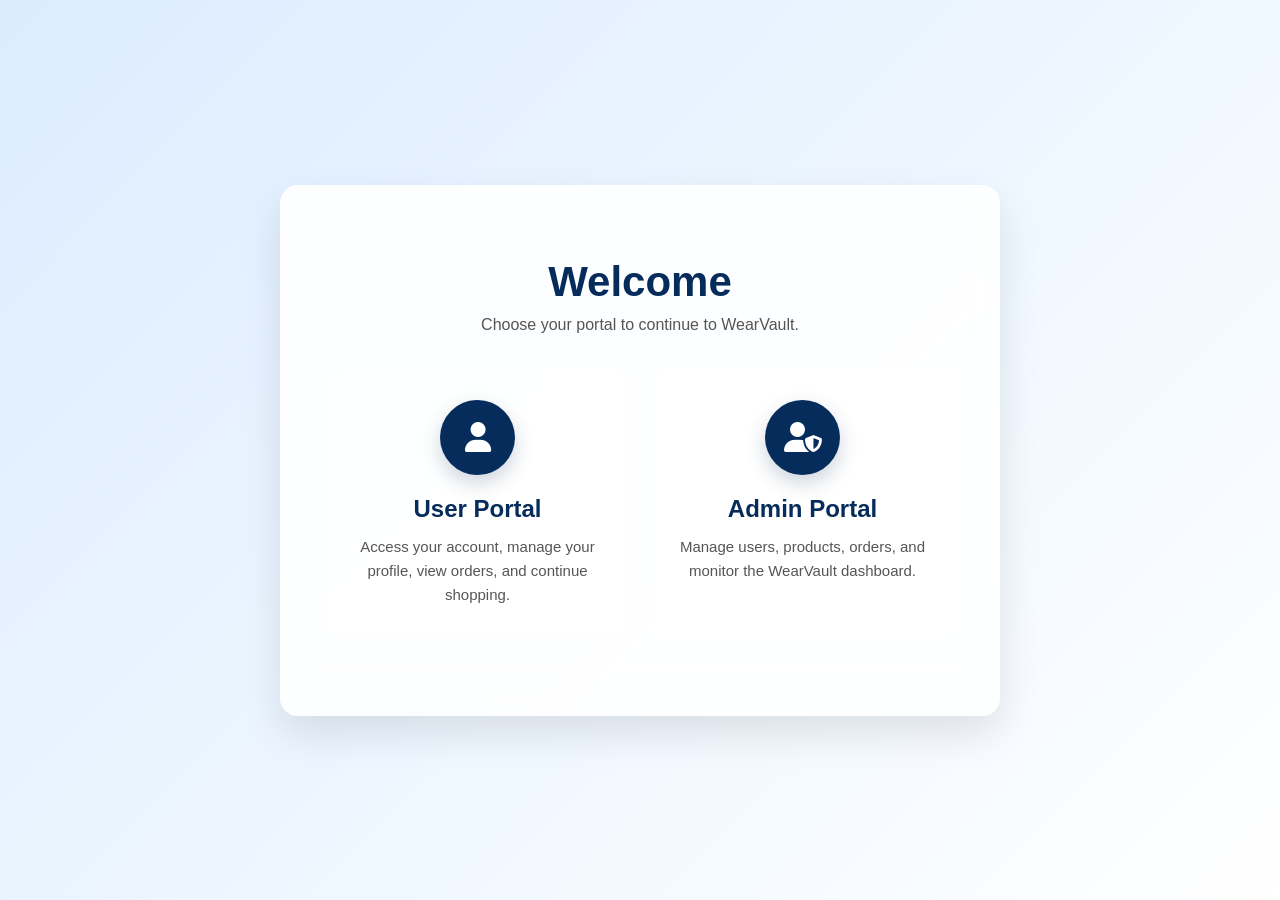
<file: usmin.html>
<!DOCTYPE html>
<html lang="en">
<head>
<meta charset="UTF-8">
<meta name="viewport" content="width=device-width, initial-scale=1.0">

<title>Select Portal | WearVault</title>

<link rel="stylesheet" href="https://cdnjs.cloudflare.com/ajax/libs/font-awesome/6.5.1/css/all.min.css">

<style>

*{
    margin:0;
    padding:0;
    box-sizing:border-box;
    font-family:Arial,Helvetica,sans-serif;
}

body{
    min-height:100vh;
    display:flex;
    justify-content:center;
    align-items:center;
    padding:20px;
    background:linear-gradient(135deg,#dcecff,#edf6ff,#ffffff);
}

.portal-container{
    width:720px;
    max-width:100%;
    text-align:center;
    padding:45px 35px;
    background:rgba(255,255,255,.88);
    backdrop-filter:blur(12px);
    border-radius:18px;
    border:1px solid rgba(255,255,255,.5);
    box-shadow:0 18px 40px rgba(0,0,0,.10);
    animation:fadeIn .8s ease;
}

.line,
.bottom-line{
    width:100%;
    height:2px;
    background:rgba(255,255,255,.7);
}

.line{
    margin-bottom:25px;
}

.bottom-line{
    margin-top:30px;
}

h1{
    font-size:42px;
    color:#062c5c;
    font-weight:600;
    margin-bottom:10px;
}

.subtitle{
    font-size:16px;
    color:#555;
    margin-bottom:35px;
}

.cards-wrapper{
    display:flex;
    justify-content:center;
    gap:25px;
    flex-wrap:wrap;
}

.card{
    flex:1;
    min-width:250px;
    max-width:300px;
    text-decoration:none;
    color:inherit;
    padding:30px 25px;
    border-radius:14px;
    background:rgba(255,255,255,.65);
    border:1px solid rgba(255,255,255,.7);
    transition:.35s;
    display:flex;
    flex-direction:column;
    align-items:center;
}

.card:hover{
    transform:translateY(-8px);
    box-shadow:0 15px 30px rgba(0,0,0,.12);
    background:#ffffff;
}

.icon{
    width:75px;
    height:75px;
    border-radius:50%;
    background:#062c5c;
    display:flex;
    justify-content:center;
    align-items:center;
    margin-bottom:20px;
    transition:.35s;
    box-shadow:0 8px 20px rgba(6,44,92,.20);
}

.icon i{
    color:#fff;
    font-size:30px;
}

.card:hover .icon{
    background:#0b4b95;
    transform:scale(1.08);
}

.card h2{
    color:#062c5c;
    margin-bottom:12px;
    font-size:24px;
}

.card p{
    color:#555;
    font-size:15px;
    line-height:1.6;
}

@keyframes fadeIn{

    from{
        opacity:0;
        transform:translateY(25px);
    }

    to{
        opacity:1;
        transform:translateY(0);
    }

}

@media(max-width:700px){

.cards-wrapper{

    flex-direction:column;
    align-items:center;

}

.portal-container{

    padding:35px 25px;

}

h1{

    font-size:34px;

}

}

</style>

</head>

<body>

<div class="portal-container">

    <div class="line"></div>

    <h1>Welcome</h1>

    <p class="subtitle">
        Choose your portal to continue to WearVault.
    </p>

    <div class="cards-wrapper">

        <!-- User Portal -->

        <a href="login.html" class="card">

            <div class="icon">
                <i class="fa-solid fa-user"></i>
            </div>

            <h2>User Portal</h2>

            <p>
                Access your account, manage your profile,
                view orders, and continue shopping.
            </p>

        </a>

        <!-- Admin Portal -->

        <a href="admin.html" class="card">

            <div class="icon">
                <i class="fa-solid fa-user-shield"></i>
            </div>

            <h2>Admin Portal</h2>

            <p>
                Manage users, products, orders,
                and monitor the WearVault dashboard.
            </p>

        </a>

    </div>

    <div class="bottom-line"></div>

</div>

</body>
</html>
</file>
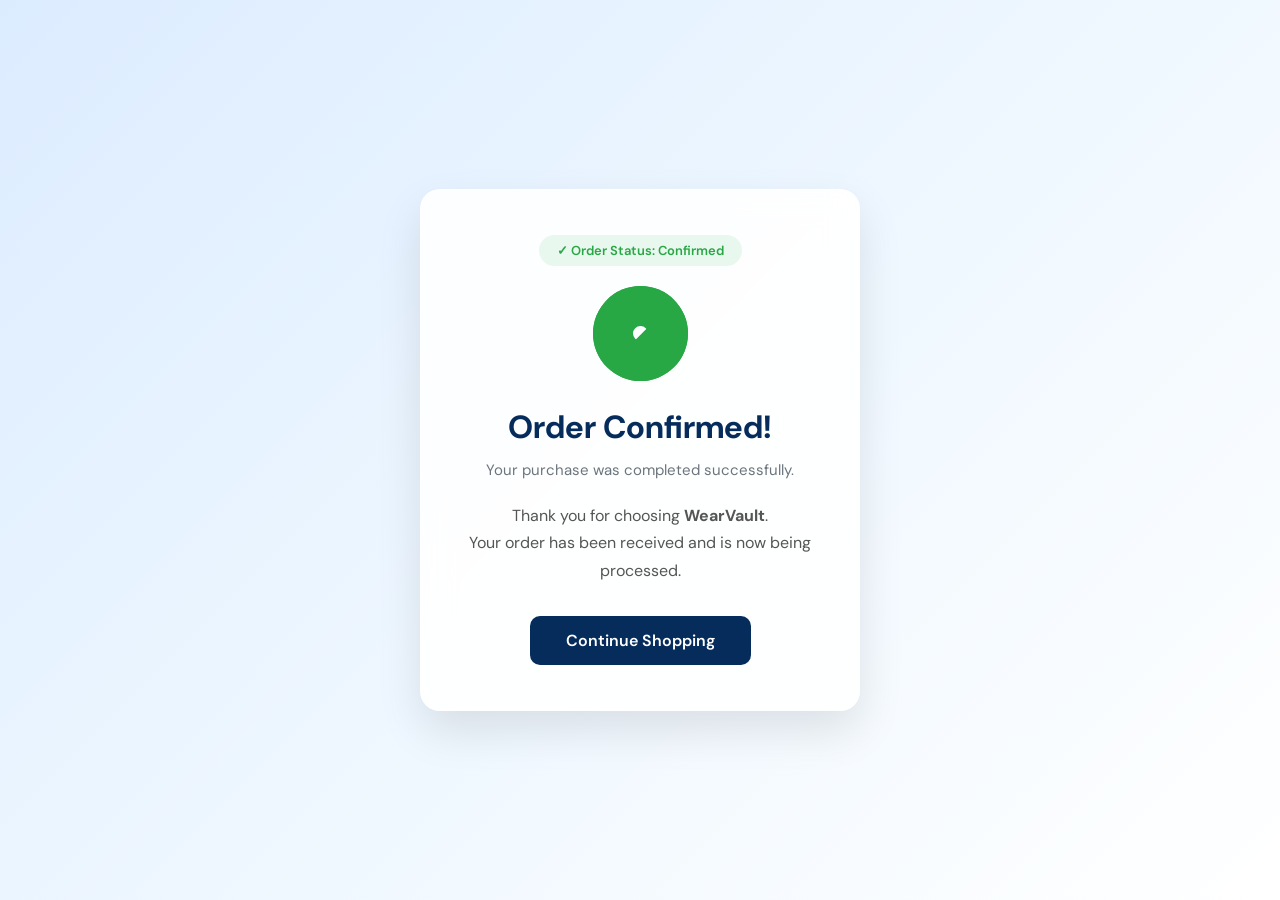
<file: welcome.html>
<!DOCTYPE html>
<html lang="en">
<head>
<meta charset="UTF-8">
<meta name="viewport" content="width=device-width, initial-scale=1.0">

<title>Order Confirmed | WearVault</title>

<link href="https://fonts.googleapis.com/css2?family=DM+Sans:wght@400;500;700&display=swap" rel="stylesheet">

<style>

*{
    margin:0;
    padding:0;
    box-sizing:border-box;
    font-family:'DM Sans',sans-serif;
}

body{
    min-height:100vh;
    display:flex;
    justify-content:center;
    align-items:center;
    background:linear-gradient(135deg,#dcecff,#eef7ff,#ffffff);
    padding:20px;
}

.success-container{
    width:440px;
    max-width:100%;
    text-align:center;
    padding:45px 35px;
    background:rgba(255,255,255,.90);
    backdrop-filter:blur(15px);
    border-radius:20px;
    border:1px solid rgba(255,255,255,.6);
    box-shadow:0 20px 45px rgba(0,0,0,.10);
    animation:fadeIn .8s ease, floatCard 4s ease-in-out infinite;
}

.status{
    display:inline-block;
    padding:7px 18px;
    background:#e8f8ee;
    color:#28a745;
    border-radius:30px;
    font-size:13px;
    font-weight:600;
    margin-bottom:20px;
}

/* Animated Tick */

.checkmark{
    width:95px;
    height:95px;
    border-radius:50%;
    display:block;
    stroke-width:4;
    stroke:#28a745;
    stroke-miterlimit:10;
    margin:0 auto 25px;
    box-shadow:inset 0 0 0 #28a745;
    animation:fill .4s ease-in-out .4s forwards,
              scale .3s ease-in-out .9s both;
}

.checkmark__circle{
    stroke-dasharray:166;
    stroke-dashoffset:166;
    stroke-width:4;
    stroke:#28a745;
    fill:none;
    animation:stroke .6s cubic-bezier(.65,0,.45,1) forwards;
}

.checkmark__check{
    transform-origin:50% 50%;
    stroke-dasharray:48;
    stroke-dashoffset:48;
    animation:stroke .3s cubic-bezier(.65,0,.45,1) .8s forwards;
}

@keyframes stroke{
    100%{
        stroke-dashoffset:0;
    }
}

@keyframes fill{
    100%{
        box-shadow:inset 0 0 0 40px #28a745;
    }
}

@keyframes scale{
    50%{
        transform:scale(1.1);
    }
}

@keyframes fadeIn{
    from{
        opacity:0;
        transform:translateY(25px);
    }
    to{
        opacity:1;
        transform:translateY(0);
    }
}

@keyframes floatCard{
    0%,100%{
        transform:translateY(0);
    }
    50%{
        transform:translateY(-6px);
    }
}

h1{
    color:#062c5c;
    font-size:32px;
    margin-bottom:12px;
}

.subtitle{
    color:#6c757d;
    font-size:15px;
    margin-bottom:22px;
}

p{
    color:#555;
    font-size:16px;
    line-height:1.7;
    margin-bottom:32px;
}

.btn-home{
    display:inline-block;
    padding:14px 36px;
    background:#062c5c;
    color:#fff;
    text-decoration:none;
    border-radius:10px;
    font-weight:600;
    transition:.3s;
}

.btn-home:hover{
    background:#0b4b95;
    transform:translateY(-3px);
    box-shadow:0 12px 22px rgba(6,44,92,.25);
}

</style>

</head>

<body>

<div class="success-container">

    <div class="status">
        ✓ Order Status: Confirmed
    </div>

    <svg class="checkmark" xmlns="http://www.w3.org/2000/svg" viewBox="0 0 52 52">

        <circle class="checkmark__circle"
                cx="26"
                cy="26"
                r="25"
                fill="none"/>

        <path class="checkmark__check"
              fill="none"
              d="M14.1 27.2l7.1 7.2 16.7-16.8"/>

    </svg>

    <h1>Order Confirmed!</h1>

    <div class="subtitle">
        Your purchase was completed successfully.
    </div>

    <p>
        Thank you for choosing <strong>WearVault</strong>.<br>
        Your order has been received and is now being processed.
    </p>

    <a href="index.html" class="btn-home">
        Continue Shopping
    </a>

</div>

</body>
</html>
</file>
<file: style.css>
/* --- Global Variable Architecture --- */
:root {
  --bg-warm-canvas: #F6F5F1;
  --color-ink: #111111;
  --color-muted-ink: #555554;
  --color-accent-caramel: #8E6E53;
  --hairline-border: 1px solid #D6D3C8;
  --radius-sharp: 0.25rem;
 
  --font-editorial: 'Fraunces', serif;
  --font-body: 'DM Sans', sans-serif;
  --font-data: 'DM Mono', monospace;
}

* {
  box-sizing: border-box;
  margin: 0;
  padding: 0;
}

body {
  background-color: var(--bg-warm-canvas);
  color: var(--color-ink);
  font-family: var(--font-body);
  -webkit-font-smoothing: antialiased;
  padding: 3rem 4% 6rem 4%;
}

.masthead {
  border-bottom: var(--hairline-border);
  padding-bottom: 2rem;
  margin-bottom: 3rem;
}

.masthead__meta {
  font-family: var(--font-data);
  font-size: 0.75rem;
  text-transform: uppercase;
  letter-spacing: 0.1em;
  color: var(--color-accent-caramel);
  margin-bottom: 0.75rem;
}

.masthead__title {
  font-family: var(--font-editorial);
  font-weight: 400;
  font-size: 3.5rem;
  line-height: 1.1;
  letter-spacing: -0.02em;
  margin-bottom: 1rem;
}

.masthead__tagline {
  font-family: var(--font-editorial);
  font-style: italic;
  font-size: 1.15rem;
  color: var(--color-muted-ink);
  max-width: 600px;
}

.app-container {
  display: grid;
  grid-template-columns: 240px 1fr 320px;
  gap: 3rem;
  align-items: start;
}

.sidebar-nav {
  display: flex;
  flex-direction: column;
  gap: 2.5rem;
}

.filter-group__title {
  font-family: var(--font-editorial);
  font-size: 1.1rem;
  font-weight: 600;
  margin-bottom: 1rem;
  border-bottom: 1px solid #E4E2D9;
  padding-bottom: 0.5rem;
}

.nav-list {
  list-style: none;
  display: flex;
  flex-direction: column;
  gap: 0.5rem;
}

.nav-list__item {
  display: flex;
  justify-content: space-between;
  align-items: center;
  font-size: 0.9rem;
  cursor: pointer;
  padding: 0.35rem 0;
  color: var(--color-muted-ink);
  transition: color 0.2s ease;
}

.nav-list__item:hover, .nav-list__item.active {
  color: var(--color-ink);
  font-weight: 500;
}

.mono-count {
  font-family: var(--font-data);
  font-size: 0.75rem;
  background: #E4E2D9;
  padding: 0.1rem 0.4rem;
  border-radius: var(--radius-sharp);
}

.season-chips {
  display: flex;
  flex-wrap: wrap;
  gap: 0.5rem;
}

.chip {
  background: transparent;
  border: var(--hairline-border);
  color: var(--color-ink);
  padding: 0.4rem 0.8rem;
  font-family: var(--font-body);
  font-size: 0.8rem;
  cursor: pointer;
  border-radius: var(--radius-sharp);
  transition: all 0.2s ease;
}

.chip.active, .chip:hover {
  background: var(--color-ink);
  color: var(--bg-warm-canvas);
  border-color: var(--color-ink);
}

.color-swatches {
  display: flex;
  flex-wrap: wrap;
  gap: 0.65rem;
}

.swatch {
  width: 1.5rem;
  height: 1.5rem;
  border-radius: 50%;
  background-color: var(--swatch-color);
  border: none;
  cursor: pointer;
  position: relative;
  transition: transform 0.2s ease;
}

.swatch.active {
  transform: scale(1.2);
  outline: 1px solid var(--color-ink);
  outline-offset: 2px;
}

.main-content {
  display: flex;
  flex-direction: column;
  gap: 2rem;
}

.controls-bar {
  display: flex;
  justify-content: space-between;
  align-items: center;
  border-bottom: var(--hairline-border);
  padding-bottom: 1rem;
}

.search-wrapper {
  flex-grow: 1;
  max-width: 400px;
}

.search-wrapper input {
  width: 100%;
  background: transparent;
  border: var(--hairline-border);
  padding: 0.6rem 1rem;
  font-family: var(--font-body);
  font-size: 0.9rem;
  border-radius: var(--radius-sharp);
}

.search-wrapper input:focus {
  outline: none;
  border-color: var(--color-ink);
}

.view-toggle {
  display: flex;
  gap: 0.5rem;
}

.toggle-btn {
  background: transparent;
  border: var(--hairline-border);
  padding: 0.5rem;
  cursor: pointer;
  border-radius: var(--radius-sharp);
  color: var(--color-muted-ink);
}

.toggle-btn.active, .toggle-btn:hover {
  color: var(--color-ink);
  border-color: var(--color-ink);
}

.archive-grid {
  display: grid;
  grid-template-columns: repeat(auto-fill, minmax(200px, 1fr));
  gap: 2rem;
}

.clothing-card {
  background: #FDFDFD;
  border: var(--hairline-border);
  border-radius: var(--radius-sharp);
  overflow: hidden;
  transition: transform 0.3s cubic-bezier(0.16, 1, 0.3, 1);
}

.clothing-card:hover {
  transform: translateY(-4px);
}

.card-visual {
  background: #EAE8E1;
  height: 240px;
  position: relative;
  display: flex;
  align-items: center;
  justify-content: center;
}

.placeholder-silhouette {
  font-family: var(--font-editorial);
  font-style: italic;
  color: #B5B2A6;
  font-size: 1.25rem;
}

.favorite-trigger {
  position: absolute;
  top: 0.75rem;
  right: 0.75rem;
  background: transparent;
  border: none;
  cursor: pointer;
  font-size: 1.2rem;
  color: #B5B2A6;
  transition: color 0.2s ease;
}

.favorite-trigger.is-favorite, .favorite-trigger:hover {
  color: var(--color-accent-caramel);
}

.hover-overlay {
  position: absolute;
  inset: 0;
  background: rgba(246, 245, 241, 0.85);
  display: flex;
  align-items: center;
  justify-content: center;
  opacity: 0;
  transition: opacity 0.25s ease;
}

.clothing-card:hover .hover-overlay {
  opacity: 1;
}

.action-btn {
  background: transparent;
  border: 1px solid var(--color-ink);
  color: var(--color-ink);
  font-family: var(--font-body);
  font-weight: 500;
  font-size: 0.8rem;
  padding: 0.6rem 1.2rem;
  cursor: pointer;
  text-transform: uppercase;
  letter-spacing: 0.05em;
  border-radius: var(--radius-sharp);
  transition: all 0.2s ease;
}

.action-btn:hover {
  background: var(--color-ink);
  color: var(--bg-warm-canvas);
}

.action-btn--dark {
  background: var(--color-ink);
  color: var(--bg-warm-canvas);
}

.action-btn--dark:hover {
  background: #333;
}

.w-full {
  width: 100%;
}

.card-meta {
  padding: 1rem;
  border-top: var(--hairline-border);
}

.card-meta__brand {
  font-family: var(--font-data);
  font-size: 0.7rem;
  text-transform: uppercase;
  color: var(--color-accent-caramel);
  margin-bottom: 0.25rem;
}

.card-meta__name {
  font-family: var(--font-editorial);
  font-size: 0.95rem;
  font-weight: 400;
  line-height: 1.3;
  margin-bottom: 0.75rem;
  white-space: nowrap;
  overflow: hidden;
  text-overflow: ellipsis;
}

.card-meta__foot {
  display: flex;
  align-items: center;
  justify-content: space-between;
  font-size: 0.75rem;
}

.color-dot {
  width: 8px;
  height: 8px;
  border-radius: 50%;
  display: inline-block;
}

.mono-data {
  font-family: var(--font-data);
}

.text-muted {
  color: var(--color-muted-ink);
}

.outfit-builder {
  border-left: var(--hairline-border);
  padding-left: 2rem;
}

.builder-sticky {
  position: sticky;
  top: 2rem;
}

.builder-title {
  font-family: var(--font-editorial);
  font-size: 1.5rem;
  font-weight: 400;
  margin-bottom: 0.25rem;
}

.builder-subtitle {
  font-size: 0.85rem;
  color: var(--color-muted-ink);
  margin-bottom: 2rem;
}

.builder-slots {
  display: flex;
  flex-direction: column;
  gap: 0.75rem;
  margin-bottom: 2rem;
}

.slot {
  border: 1px dashed #CDCAFD;
  background: rgba(253, 253, 253, 0.4);
  padding: 0.75rem 1rem;
  border-radius: var(--radius-sharp);
}

.slot__label {
  font-family: var(--font-data);
  font-size: 0.65rem;
  text-transform: uppercase;
  color: var(--color-muted-ink);
  margin-bottom: 0.25rem;
}

.slot__empty {
  font-size: 0.85rem;
  color: #B5B2A6;
  font-style: italic;
}

.builder-summary {
  border-top: var(--hairline-border);
  padding-top: 1.5rem;
}

.summary-row {
  display: flex;
  justify-content: space-between;
  font-family: var(--font-editorial);
  font-size: 1.15rem;
  margin-bottom: 1rem;
}

.ledger-stats {
  margin-top: 6rem;
  border-top: 2px solid var(--color-ink);
  padding-top: 2rem;
  display: grid;
  grid-template-columns: repeat(auto-fit, minmax(200px, 1fr));
  gap: 2rem;
}

.ledger-stat-block {
  display: flex;
  flex-direction: column;
}

.ledger-label {
  font-family: var(--font-data);
  font-size: 0.7rem;
  text-transform: uppercase;
  letter-spacing: 0.05em;
  color: var(--color-muted-ink);
  margin-bottom: 0.5rem;
}

.ledger-value {
  font-family: var(--font-editorial);
  font-size: 1.6rem;
  line-height: 1.2;
}

@media (max-width: 1100px) {
  .app-container { grid-template-columns: 200px 1fr; }
  .outfit-builder { grid-column: span 2; border-left: none; border-top: var(--hairline-border); padding-left: 0; padding-top: 2rem; }
}

@media (max-width: 768px) {
  body { padding: 1.5rem; }
  .app-container { grid-template-columns: 1fr; gap: 2rem; }
  .outfit-builder { grid-column: span 1; }
  .masthead__title { font-size: 2.5rem; }
}
</file>
